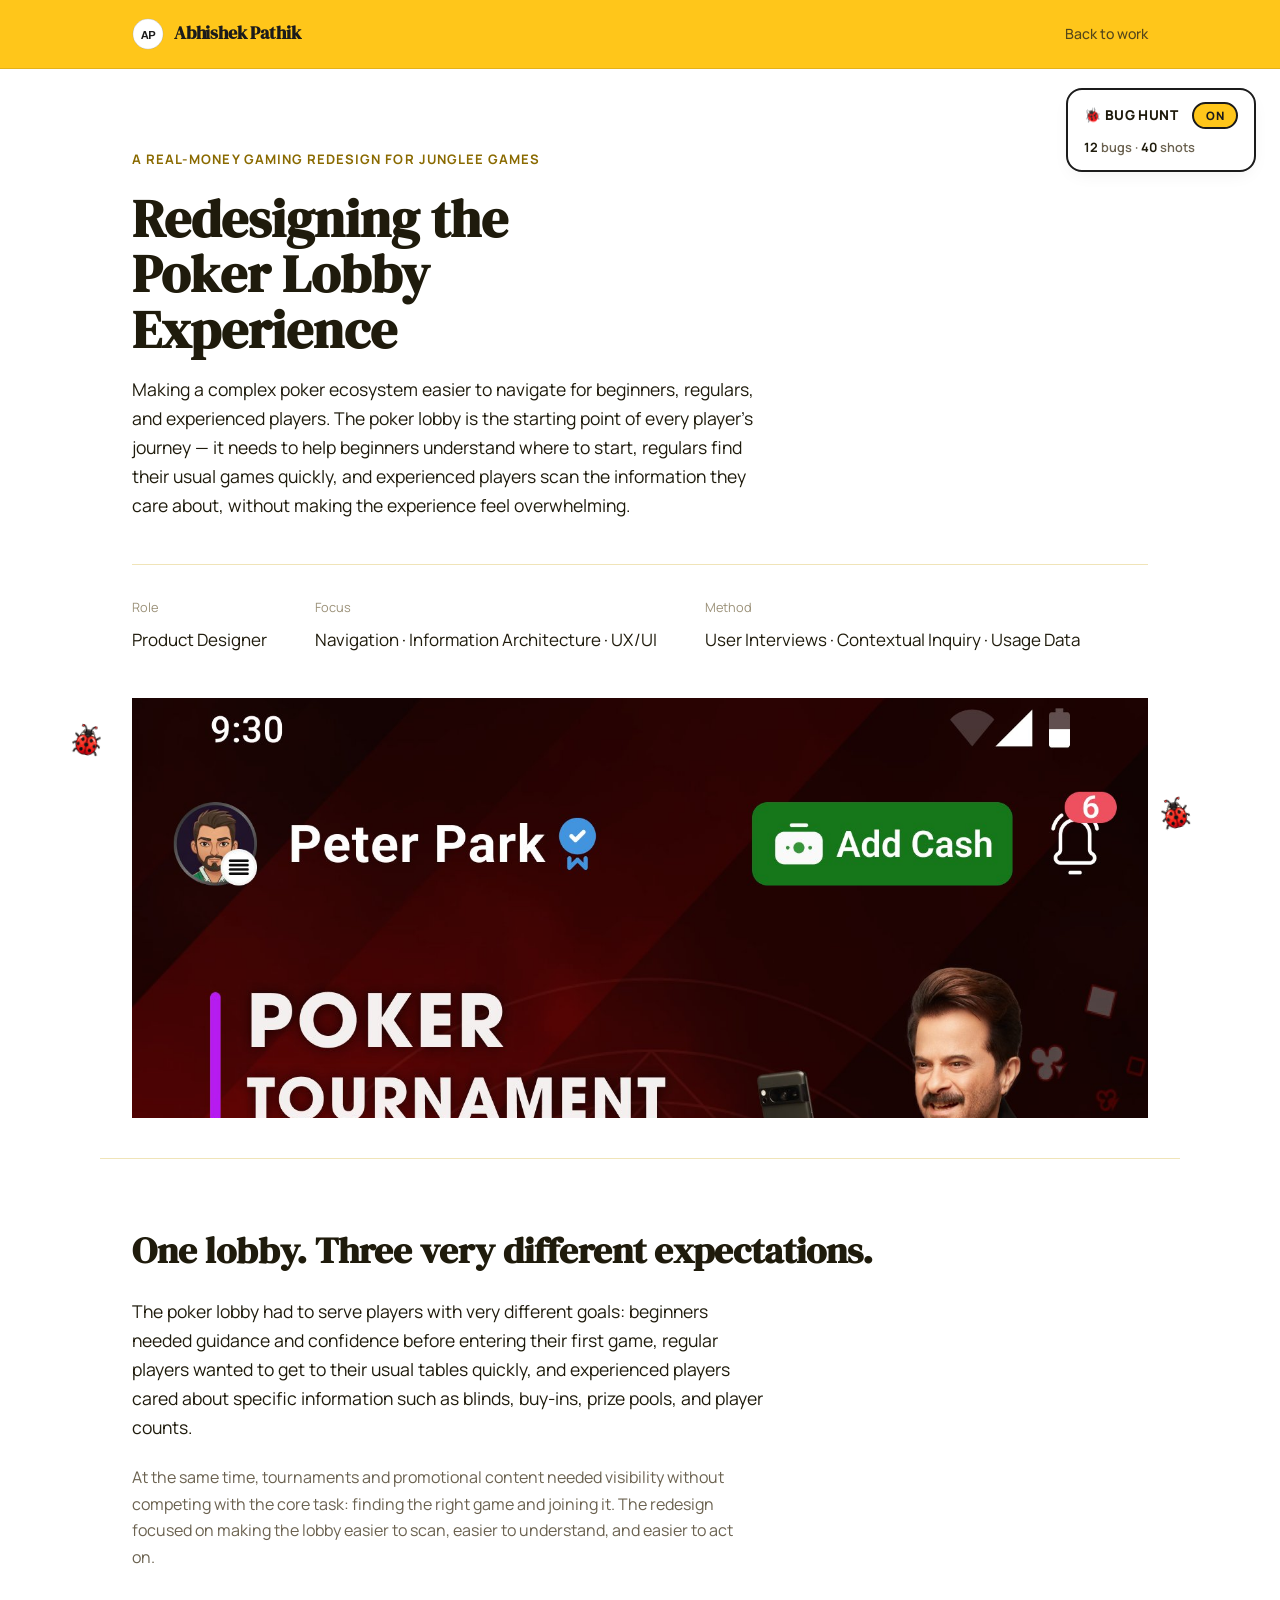
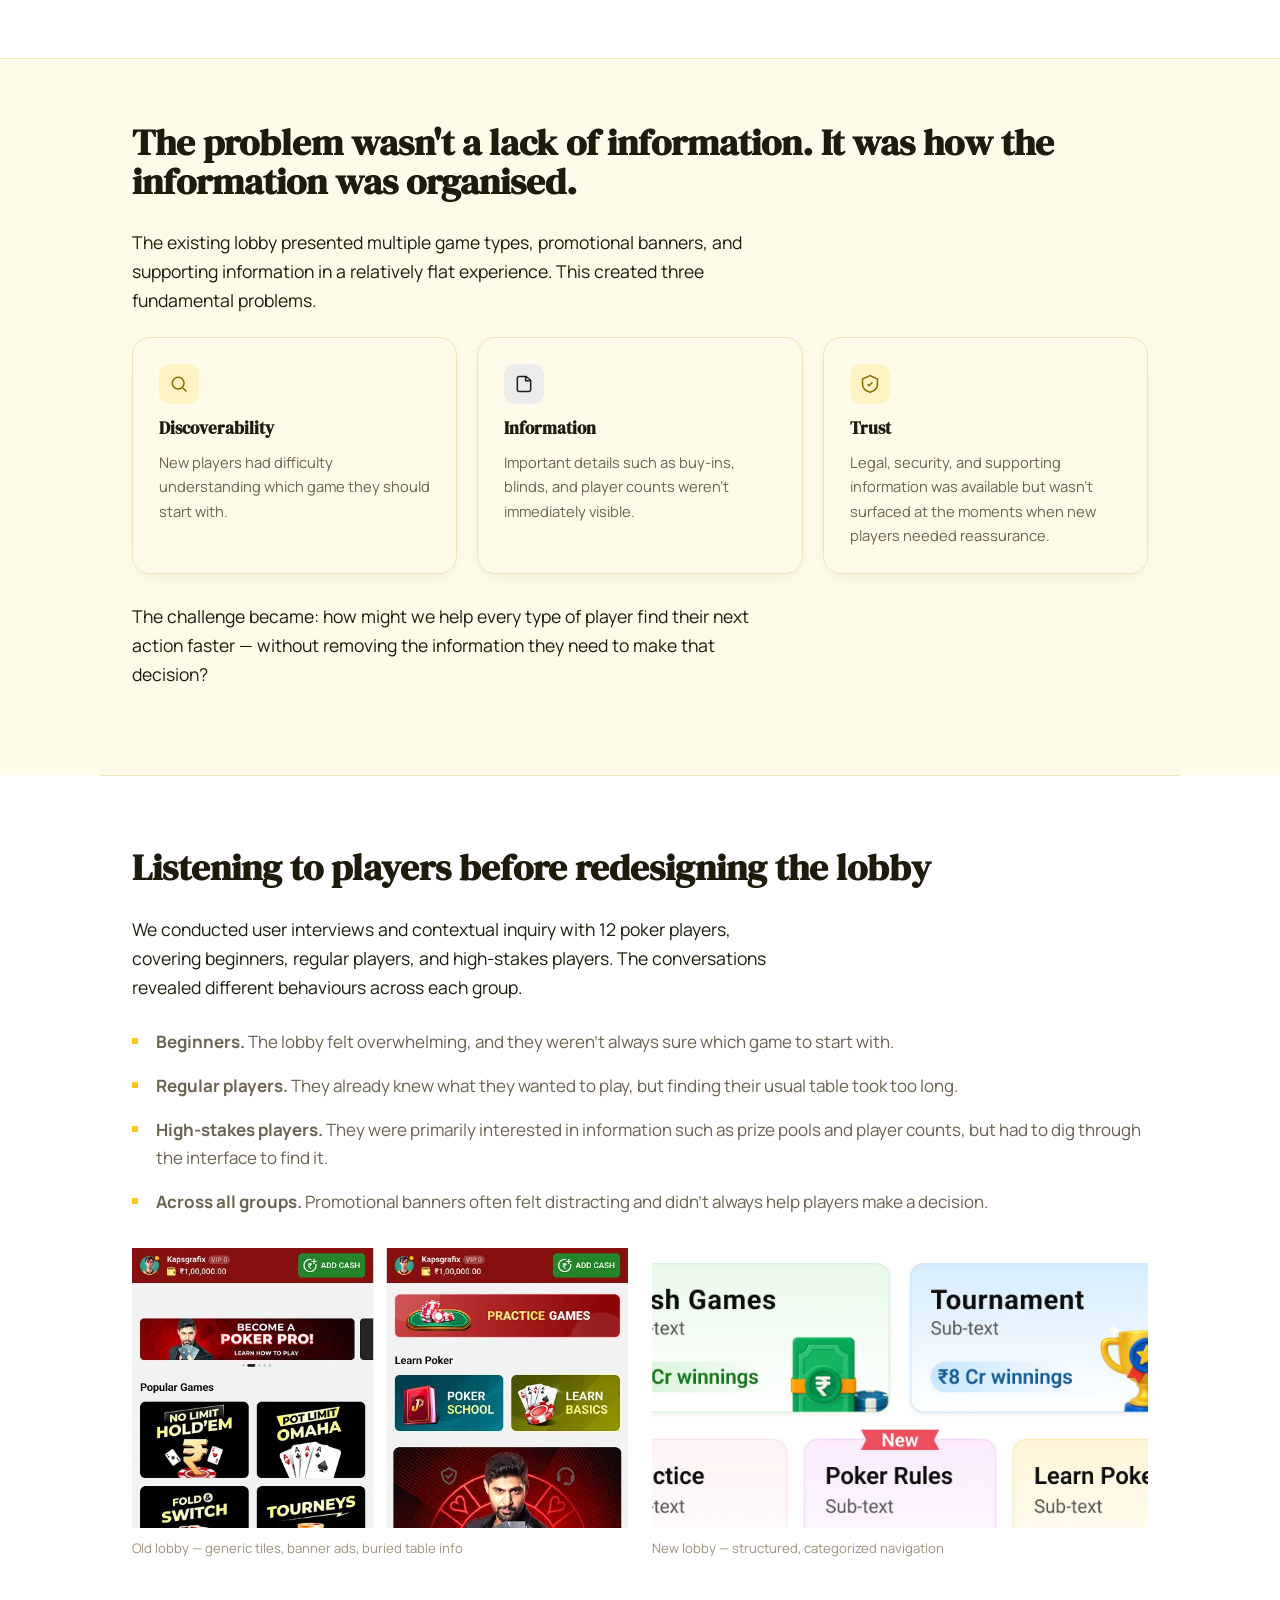
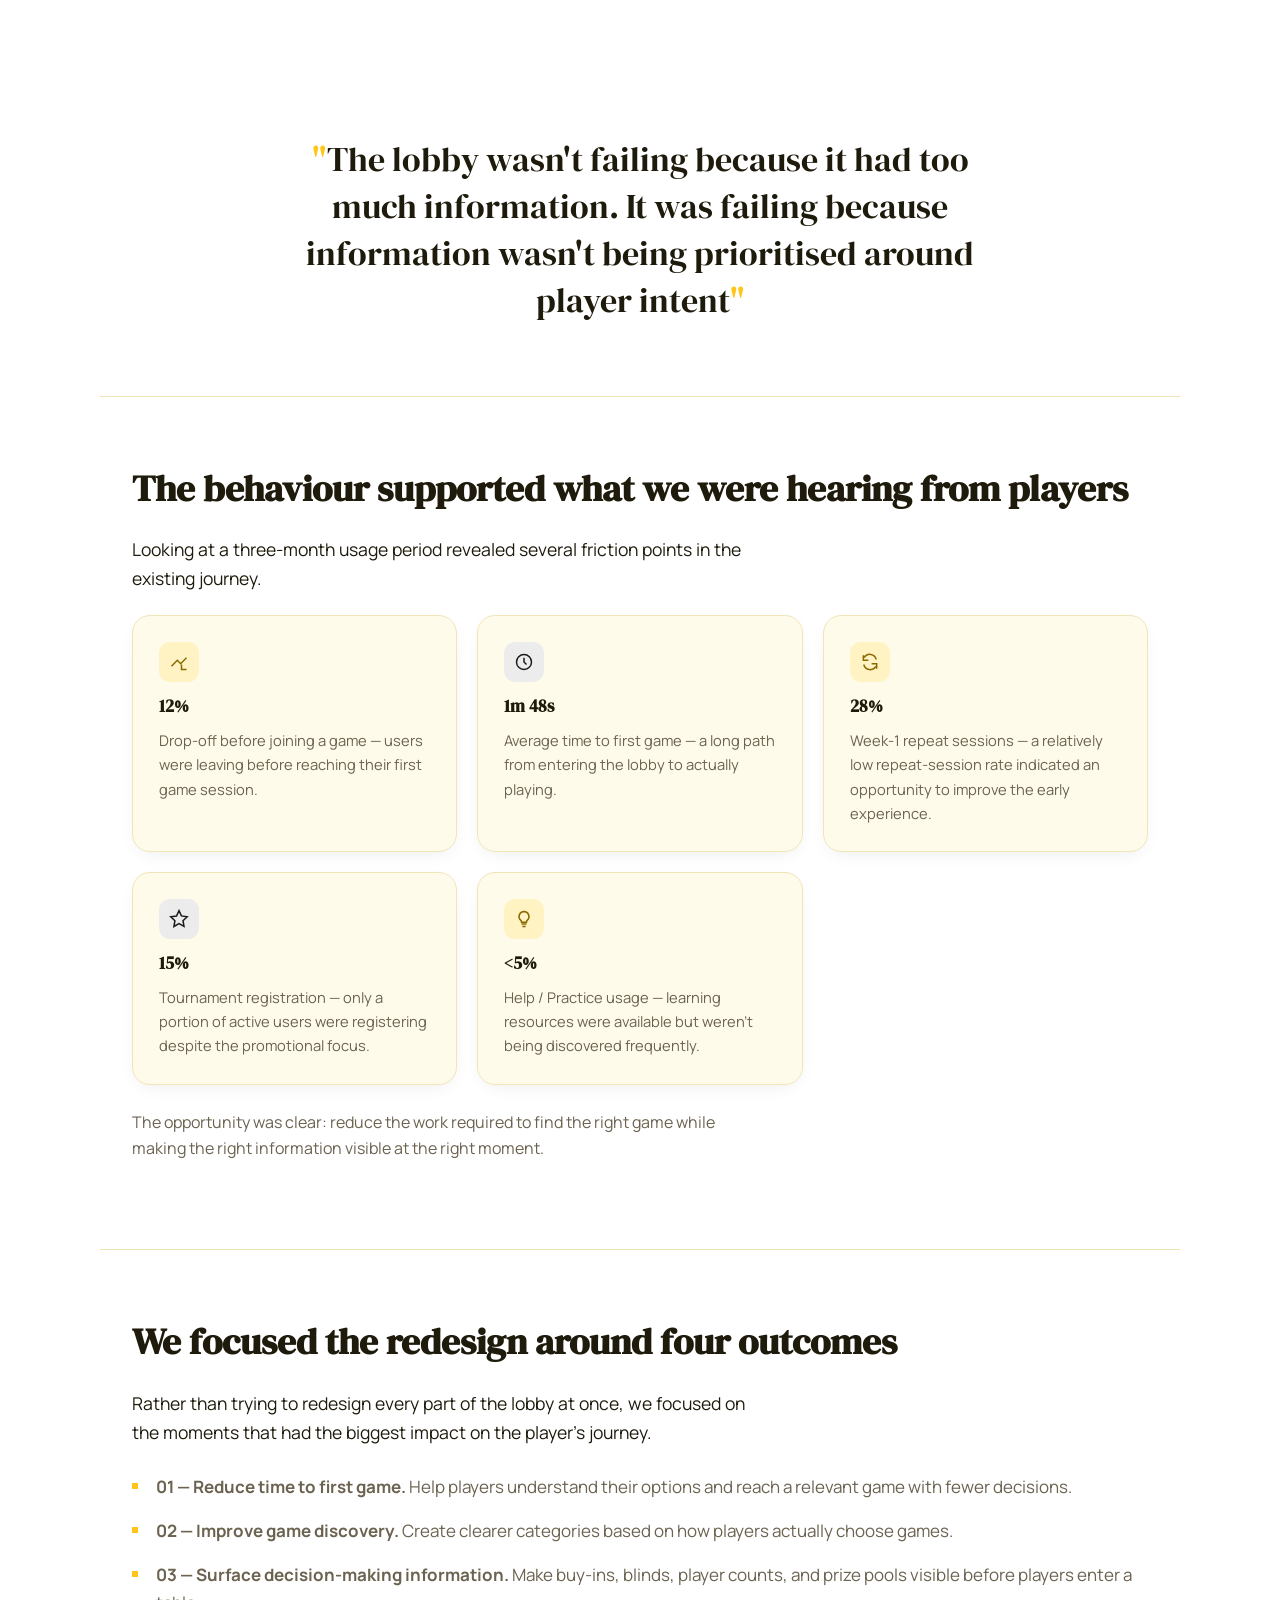
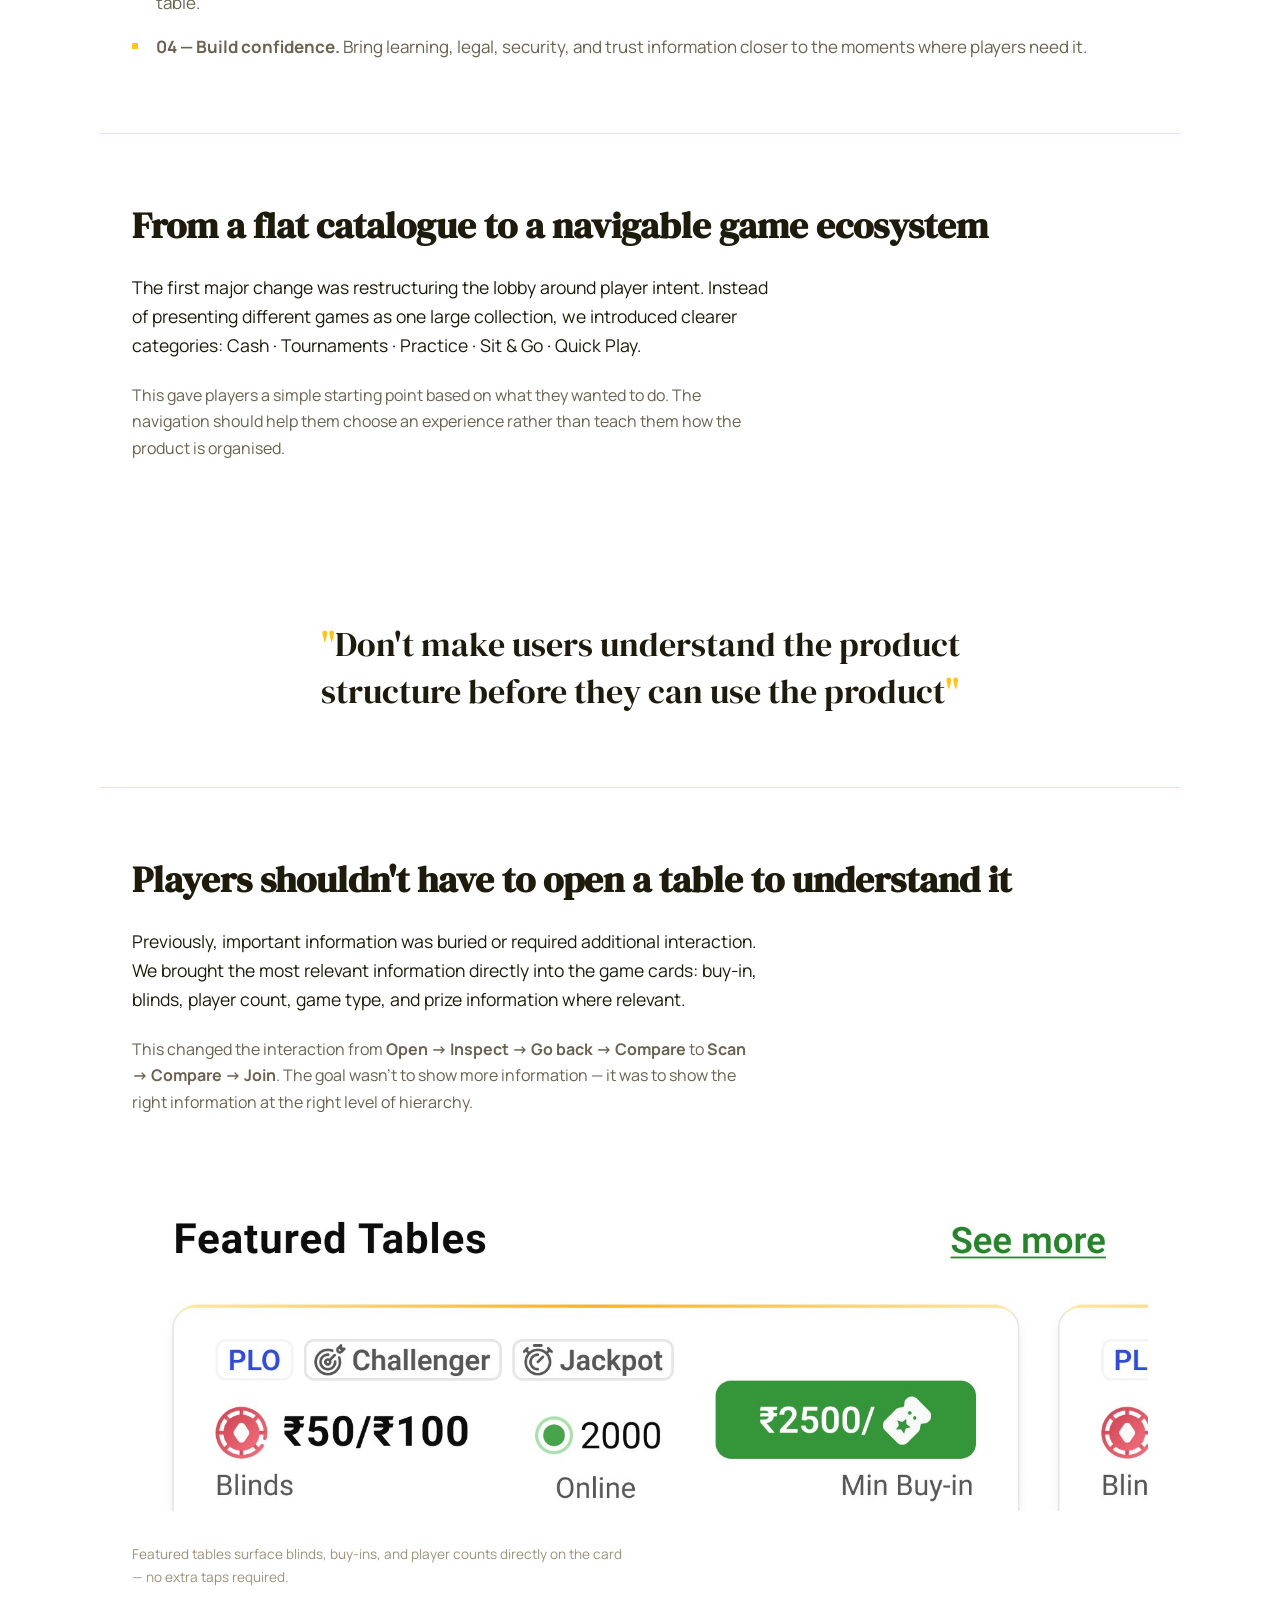
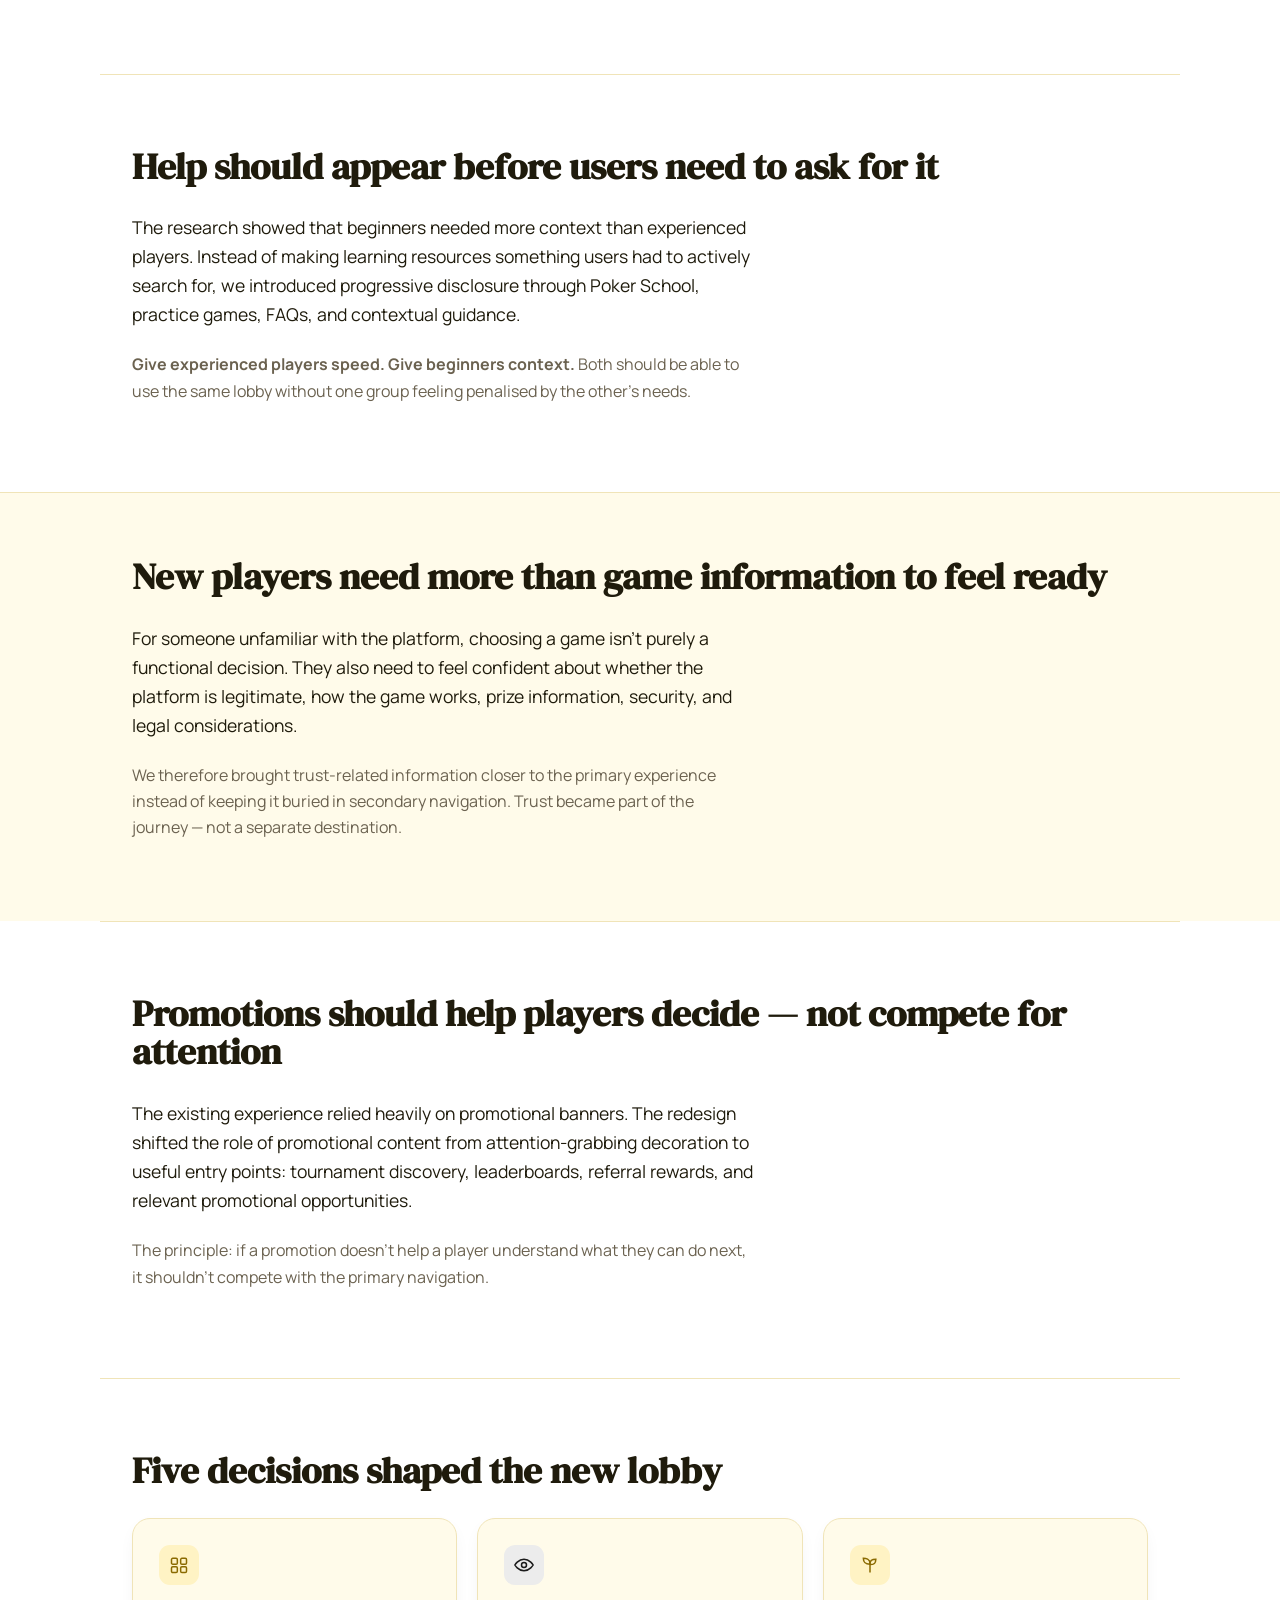
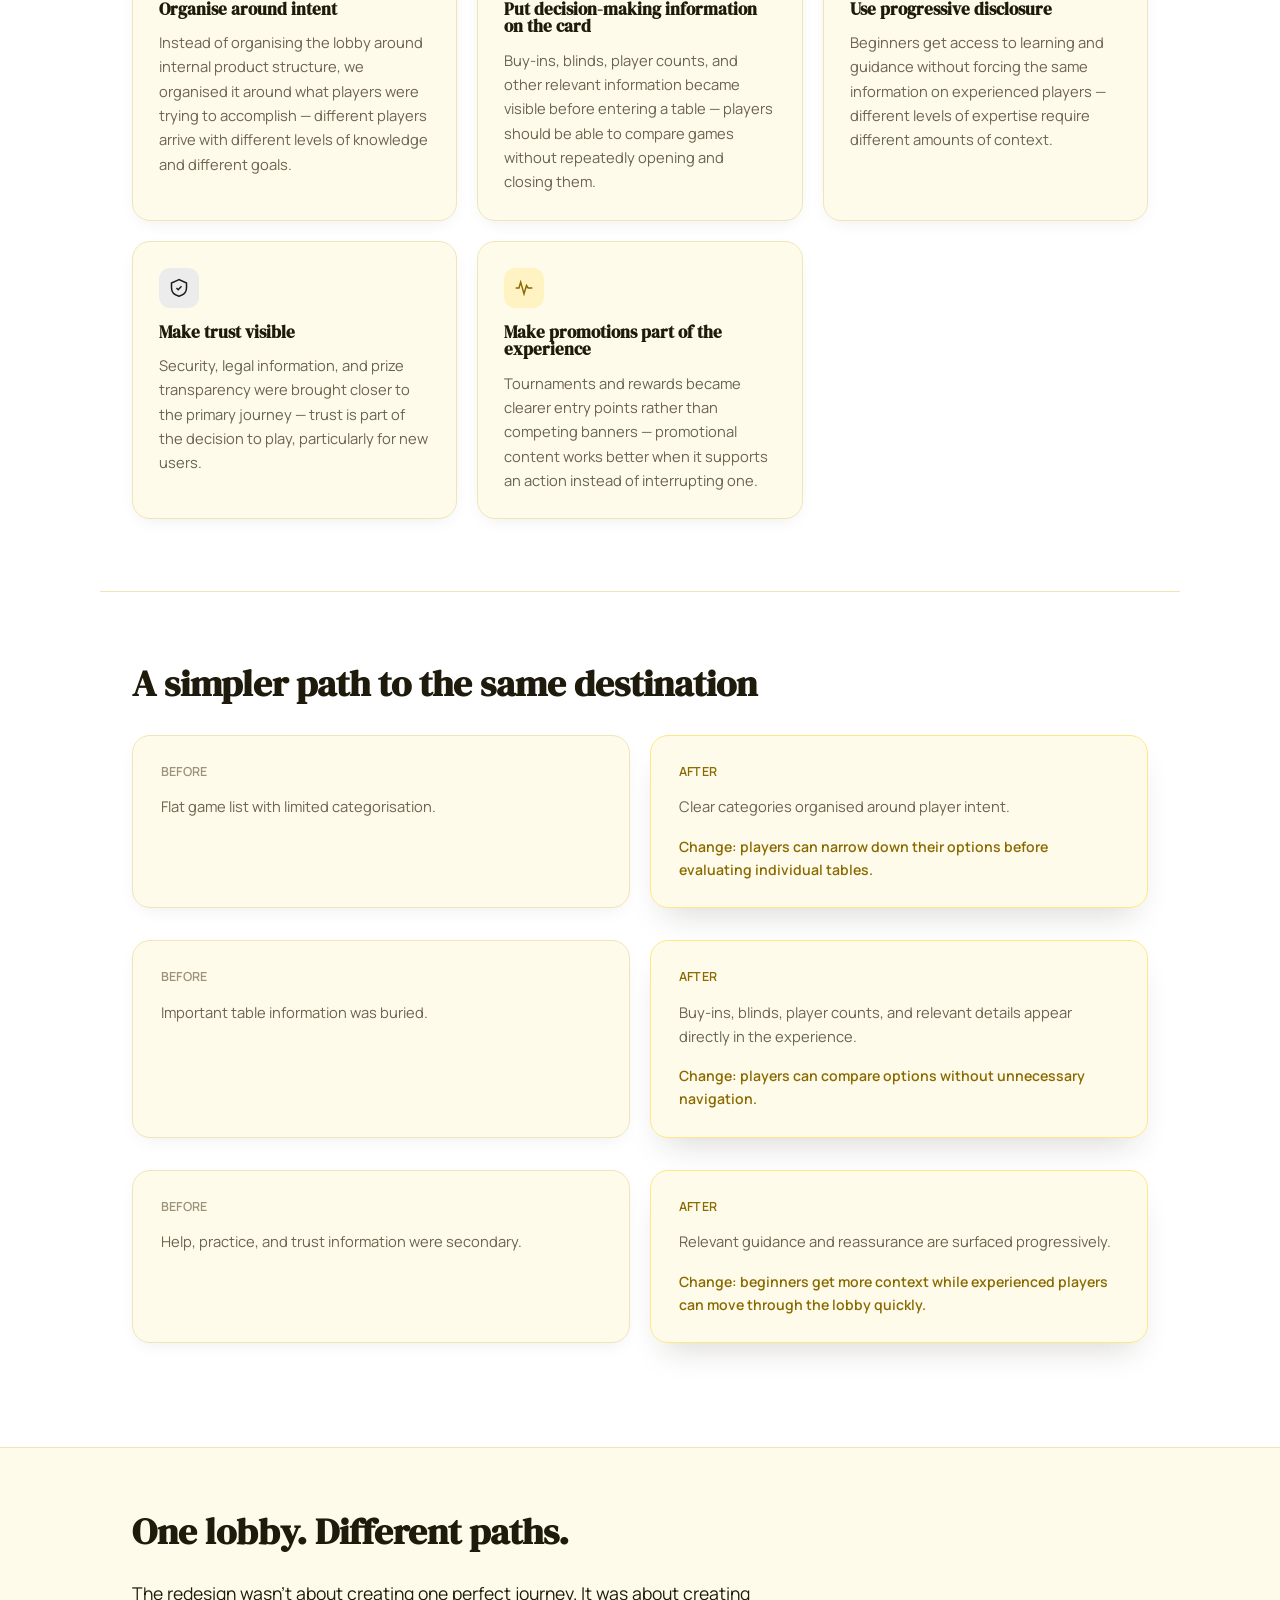
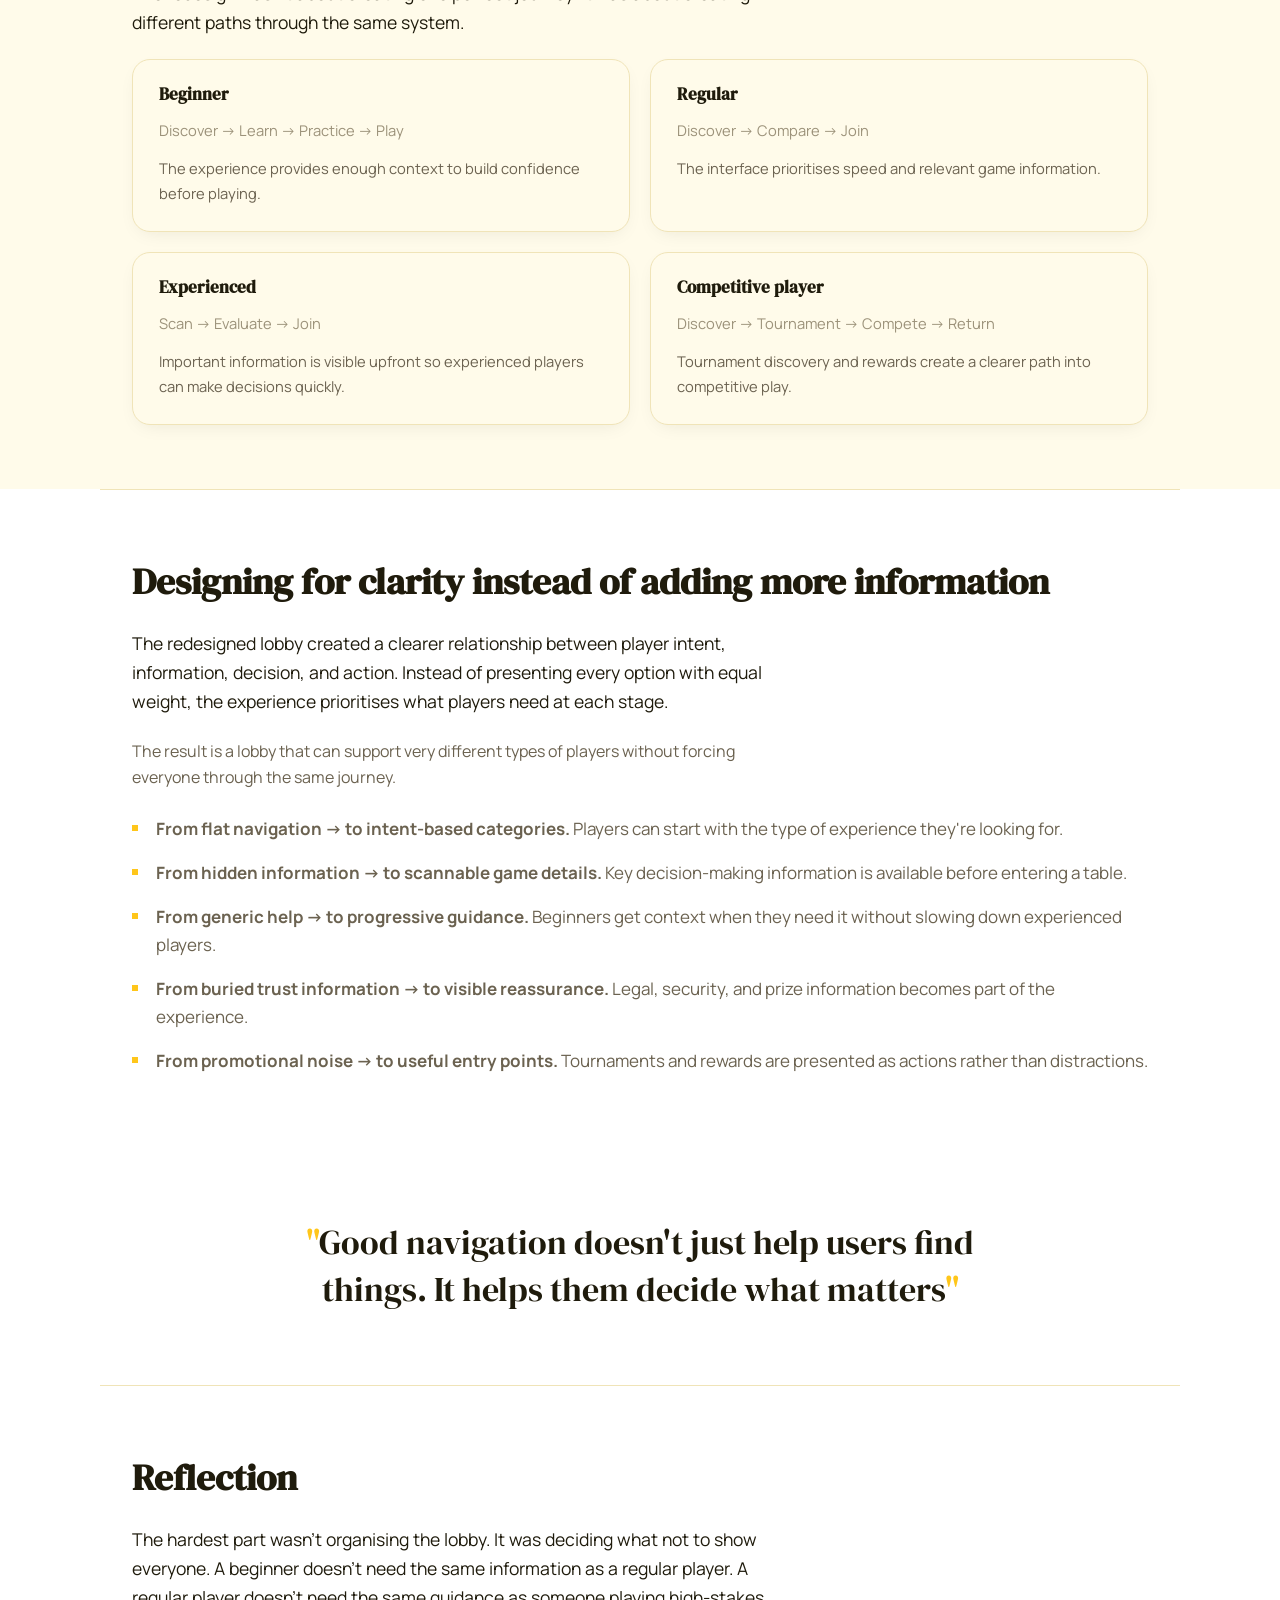
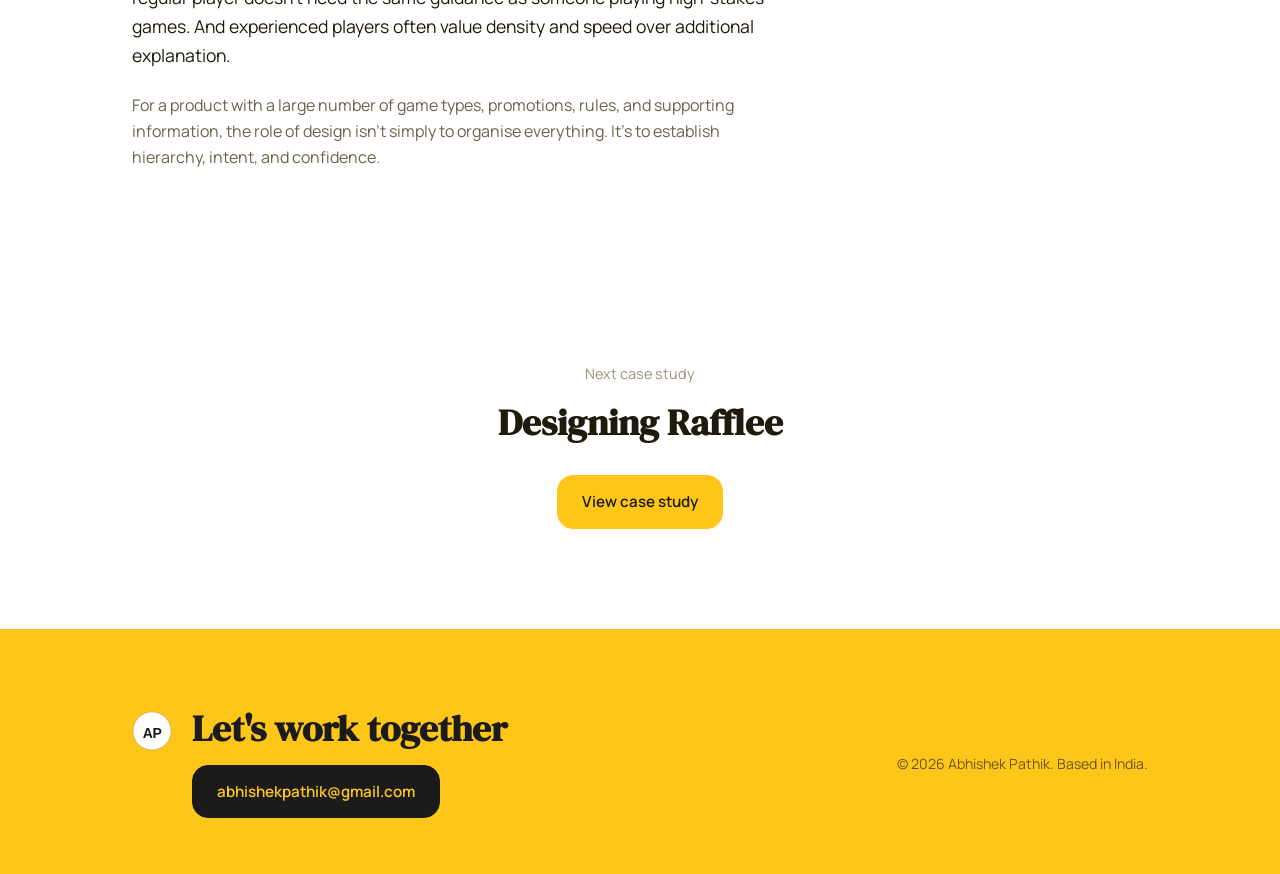
<file: lobby.html>
<!DOCTYPE html>
<html lang="en">
<head>
<meta charset="UTF-8">
<meta name="viewport" content="width=device-width, initial-scale=1.0">
<title>Redesigning the Poker Lobby Experience — Abhishek Pathik</title>
<link rel="preconnect" href="https://fonts.googleapis.com">
<link href="https://fonts.googleapis.com/css2?family=DM+Serif+Display&family=Manrope:wght@400;500;600;700;800&display=swap" rel="stylesheet">
<link rel="stylesheet" href="style.css?v=13">
</head>
<body>

<nav class="nav">
  <div class="wrap">
    <a href="index.html" class="brand">
      <svg class="mark" width="32" height="32" viewBox="0 0 40 40" aria-hidden="true">
        <circle cx="20" cy="20" r="19" fill="#FFFFFF"/>
        <circle cx="20" cy="20" r="19" fill="none" stroke="#1B1B1B" stroke-width="0.75" opacity="0.25"/>
        <text x="20" y="26.5" text-anchor="middle" font-family="'Space Grotesk', sans-serif" font-weight="700" font-size="14" letter-spacing="-0.5" fill="#1B1B1B">AP</text>
      </svg>
      Abhishek Pathik
    </a>
    <div class="links">
      <a class="back" href="index.html#work">Back to work</a>
    </div>
  </div>
</nav>

<header class="cs-hero wrap">
  <div class="eyebrow">A real-money gaming redesign for Junglee Games</div>
  <h1>Redesigning the Poker Lobby Experience</h1>
  <p class="lede">Making a complex poker ecosystem easier to navigate for beginners, regulars, and experienced players. The poker lobby is the starting point of every player's journey — it needs to help beginners understand where to start, regulars find their usual games quickly, and experienced players scan the information they care about, without making the experience feel overwhelming.</p>
  <div class="cs-meta">
    <div><span>Role</span>Product Designer</div>
    <div><span>Focus</span>Navigation · Information Architecture · UX/UI</div>
    <div><span>Method</span>User Interviews · Contextual Inquiry · Usage Data</div>
  </div>
  <div class="cs-hero-img">
    <img src="assets/lobby-new-hero.jpg" alt="New poker lobby design — home screen with tournament banner" style="width:100%; max-height:420px; object-fit:cover; object-position:top;">
  </div>
  </div>
</header>

<section class="cs-section wrap">
  <h2>One lobby. Three very different expectations.</h2>
  <p class="lede">The poker lobby had to serve players with very different goals: beginners needed guidance and confidence before entering their first game, regular players wanted to get to their usual tables quickly, and experienced players cared about specific information such as blinds, buy-ins, prize pools, and player counts.</p>
  <p>At the same time, tournaments and promotional content needed visibility without competing with the core task: finding the right game and joining it. The redesign focused on making the lobby easier to scan, easier to understand, and easier to act on.</p>
</section>

<section class="cs-section tinted">
  <div class="wrap">
  <h2>The problem wasn't a lack of information. It was how the information was organised.</h2>
  <p class="lede">The existing lobby presented multiple game types, promotional banners, and supporting information in a relatively flat experience. This created three fundamental problems.</p>
  <div class="principle-grid" style="grid-template-columns: repeat(3, 1fr);">
    <div class="principle-card">
      <div class="icon-badge"><svg width="20" height="20" viewBox="0 0 24 24" fill="none" stroke="currentColor" stroke-width="1.8"><circle cx="11" cy="11" r="7"/><path d="m21 21-4.3-4.3"/></svg></div>
      <h3>Discoverability</h3>
      <p class="app">New players had difficulty understanding which game they should start with.</p>
    </div>
    <div class="principle-card">
      <div class="icon-badge"><svg width="20" height="20" viewBox="0 0 24 24" fill="none" stroke="currentColor" stroke-width="1.8"><path d="M4 19V5a2 2 0 0 1 2-2h8.5L20 7.5V19a2 2 0 0 1-2 2H6a2 2 0 0 1-2-2Z"/><path d="M14 3v5h5"/></svg></div>
      <h3>Information</h3>
      <p class="app">Important details such as buy-ins, blinds, and player counts weren't immediately visible.</p>
    </div>
    <div class="principle-card">
      <div class="icon-badge"><svg width="20" height="20" viewBox="0 0 24 24" fill="none" stroke="currentColor" stroke-width="1.8"><path d="M12 2 3 6v6c0 5 4 8.5 9 10 5-1.5 9-5 9-10V6l-9-4Z"/><path d="m9 12 2 2 4-4"/></svg></div>
      <h3>Trust</h3>
      <p class="app">Legal, security, and supporting information was available but wasn't surfaced at the moments when new players needed reassurance.</p>
    </div>
  </div>
  <p class="lede" style="margin-top:28px;">The challenge became: how might we help every type of player find their next action faster — without removing the information they need to make that decision?</p>
  </div>
</section>

<section class="cs-section wrap">
  <h2>Listening to players before redesigning the lobby</h2>
  <p class="lede">We conducted user interviews and contextual inquiry with 12 poker players, covering beginners, regular players, and high-stakes players. The conversations revealed different behaviours across each group.</p>
  <ul class="goal-list">
    <li><strong>Beginners.</strong> The lobby felt overwhelming, and they weren't always sure which game to start with.</li>
    <li><strong>Regular players.</strong> They already knew what they wanted to play, but finding their usual table took too long.</li>
    <li><strong>High-stakes players.</strong> They were primarily interested in information such as prize pools and player counts, but had to dig through the interface to find it.</li>
    <li><strong>Across all groups.</strong> Promotional banners often felt distracting and didn't always help players make a decision.</li>
  </ul>

  <div class="img-row" style="margin-top:32px;">
    <figure>
      <img src="assets/lobby-old.webp" alt="Old lobby design — generic game tiles and banner ads" style="width:100%; height:280px; object-fit:cover; object-position:top;">
      <figcaption>Old lobby — generic tiles, banner ads, buried table info</figcaption>
    </figure>
    <figure>
      <img src="assets/lobby-new-tiles.jpg" alt="New lobby design — categorized game navigation" style="width:100%; height:280px; object-fit:cover; object-position:top;">
      <figcaption>New lobby — structured, categorized navigation</figcaption>
    </figure>
  </div>
</section>

<div class="pull-quote">The lobby wasn't failing because it had too much information. It was failing because information wasn't being prioritised around player intent</div>

<section class="cs-section wrap">
  <h2>The behaviour supported what we were hearing from players</h2>
  <p class="lede">Looking at a three-month usage period revealed several friction points in the existing journey.</p>
  <div class="impact-grid">
    <div class="impact-card">
      <div class="icon-badge"><svg width="20" height="20" viewBox="0 0 24 24" fill="none" stroke="currentColor" stroke-width="1.8"><path d="M3 17 10 10l4 4 7-7"/><path d="M8 7h-.01M15 15v6h6"/></svg></div>
      <h3>12%</h3>
      <p>Drop-off before joining a game — users were leaving before reaching their first game session.</p>
    </div>
    <div class="impact-card">
      <div class="icon-badge"><svg width="20" height="20" viewBox="0 0 24 24" fill="none" stroke="currentColor" stroke-width="1.8"><circle cx="12" cy="12" r="9"/><path d="M12 7v5l3 3"/></svg></div>
      <h3>1m 48s</h3>
      <p>Average time to first game — a long path from entering the lobby to actually playing.</p>
    </div>
    <div class="impact-card">
      <div class="icon-badge"><svg width="20" height="20" viewBox="0 0 24 24" fill="none" stroke="currentColor" stroke-width="1.8"><path d="M4 4v6h6"/><path d="M20 20v-6h-6"/><path d="M4.5 15a8 8 0 0 0 14.6 2.3M19.5 9a8 8 0 0 0-14.6-2.3"/></svg></div>
      <h3>28%</h3>
      <p>Week-1 repeat sessions — a relatively low repeat-session rate indicated an opportunity to improve the early experience.</p>
    </div>
    <div class="impact-card">
      <div class="icon-badge"><svg width="20" height="20" viewBox="0 0 24 24" fill="none" stroke="currentColor" stroke-width="1.8"><path d="m12 2 2.9 6.3 6.9.9-5 4.8 1.2 6.9L12 17.6 5.9 21l1.2-6.9-5-4.8 6.9-.9L12 2Z"/></svg></div>
      <h3>15%</h3>
      <p>Tournament registration — only a portion of active users were registering despite the promotional focus.</p>
    </div>
    <div class="impact-card">
      <div class="icon-badge"><svg width="20" height="20" viewBox="0 0 24 24" fill="none" stroke="currentColor" stroke-width="1.8"><path d="M9 18h6M10 21h4M12 3a6 6 0 0 0-4 10.4c.6.5 1 1.3 1 2.1V16h6v-.5c0-.8.4-1.6 1-2.1A6 6 0 0 0 12 3Z"/></svg></div>
      <h3>&lt;5%</h3>
      <p>Help / Practice usage — learning resources were available but weren't being discovered frequently.</p>
    </div>
  </div>
  <p style="margin-top:24px;">The opportunity was clear: reduce the work required to find the right game while making the right information visible at the right moment.</p>
</section>

<section class="cs-section wrap">
  <h2>We focused the redesign around four outcomes</h2>
  <p class="lede">Rather than trying to redesign every part of the lobby at once, we focused on the moments that had the biggest impact on the player's journey.</p>
  <ul class="goal-list">
    <li><strong>01 — Reduce time to first game.</strong> Help players understand their options and reach a relevant game with fewer decisions.</li>
    <li><strong>02 — Improve game discovery.</strong> Create clearer categories based on how players actually choose games.</li>
    <li><strong>03 — Surface decision-making information.</strong> Make buy-ins, blinds, player counts, and prize pools visible before players enter a table.</li>
    <li><strong>04 — Build confidence.</strong> Bring learning, legal, security, and trust information closer to the moments where players need it.</li>
  </ul>
</section>

<section class="cs-section wrap">
  <h2>From a flat catalogue to a navigable game ecosystem</h2>
  <p class="lede">The first major change was restructuring the lobby around player intent. Instead of presenting different games as one large collection, we introduced clearer categories: Cash · Tournaments · Practice · Sit &amp; Go · Quick Play.</p>
  <p>This gave players a simple starting point based on what they wanted to do. The navigation should help them choose an experience rather than teach them how the product is organised.</p>
</section>

<div class="pull-quote">Don't make users understand the product structure before they can use the product</div>

<section class="cs-section wrap">
  <h2>Players shouldn't have to open a table to understand it</h2>
  <p class="lede">Previously, important information was buried or required additional interaction. We brought the most relevant information directly into the game cards: buy-in, blinds, player count, game type, and prize information where relevant.</p>
  <p>This changed the interaction from <strong>Open → Inspect → Go back → Compare</strong> to <strong>Scan → Compare → Join</strong>. The goal wasn't to show more information — it was to show the right information at the right level of hierarchy.</p>
  <div class="full-bleed-img">
    <img src="assets/lobby-new-tables.jpg" alt="Featured table cards showing blinds, buy-ins, and player counts" style="max-height:340px; object-position:top;">
  </div>
  <p style="font-size:0.85rem; color:var(--text-faint); margin-top:-24px;">Featured tables surface blinds, buy-ins, and player counts directly on the card — no extra taps required.</p>
</section>

<section class="cs-section wrap">
  <h2>Help should appear before users need to ask for it</h2>
  <p class="lede">The research showed that beginners needed more context than experienced players. Instead of making learning resources something users had to actively search for, we introduced progressive disclosure through Poker School, practice games, FAQs, and contextual guidance.</p>
  <p><strong>Give experienced players speed. Give beginners context.</strong> Both should be able to use the same lobby without one group feeling penalised by the other's needs.</p>
</section>

<section class="cs-section tinted">
  <div class="wrap">
  <h2>New players need more than game information to feel ready</h2>
  <p class="lede">For someone unfamiliar with the platform, choosing a game isn't purely a functional decision. They also need to feel confident about whether the platform is legitimate, how the game works, prize information, security, and legal considerations.</p>
  <p>We therefore brought trust-related information closer to the primary experience instead of keeping it buried in secondary navigation. Trust became part of the journey — not a separate destination.</p>
  </div>
</section>

<section class="cs-section wrap">
  <h2>Promotions should help players decide — not compete for attention</h2>
  <p class="lede">The existing experience relied heavily on promotional banners. The redesign shifted the role of promotional content from attention-grabbing decoration to useful entry points: tournament discovery, leaderboards, referral rewards, and relevant promotional opportunities.</p>
  <p>The principle: if a promotion doesn't help a player understand what they can do next, it shouldn't compete with the primary navigation.</p>
</section>

<section class="cs-section wrap">
  <h2>Five decisions shaped the new lobby</h2>
  <div class="impact-grid">
    <div class="impact-card">
      <div class="icon-badge"><svg width="20" height="20" viewBox="0 0 24 24" fill="none" stroke="currentColor" stroke-width="1.8"><rect x="3" y="4" width="7" height="7" rx="1.5"/><rect x="14" y="4" width="7" height="7" rx="1.5"/><rect x="3" y="14" width="7" height="7" rx="1.5"/><rect x="14" y="14" width="7" height="7" rx="1.5"/></svg></div>
      <h3>Organise around intent</h3>
      <p>Instead of organising the lobby around internal product structure, we organised it around what players were trying to accomplish — different players arrive with different levels of knowledge and different goals.</p>
    </div>
    <div class="impact-card">
      <div class="icon-badge"><svg width="20" height="20" viewBox="0 0 24 24" fill="none" stroke="currentColor" stroke-width="1.8"><path d="M1 12s4-7 11-7 11 7 11 7-4 7-11 7-11-7-11-7Z"/><circle cx="12" cy="12" r="3"/></svg></div>
      <h3>Put decision-making information on the card</h3>
      <p>Buy-ins, blinds, player counts, and other relevant information became visible before entering a table — players should be able to compare games without repeatedly opening and closing them.</p>
    </div>
    <div class="impact-card">
      <div class="icon-badge"><svg width="20" height="20" viewBox="0 0 24 24" fill="none" stroke="currentColor" stroke-width="1.8"><path d="M12 21V10"/><path d="M12 10C12 5 7 4 4 4c0 4 1 7 8 7Z"/><path d="M12 10c0-3.5 3-5 7-5 0 4-1 6.5-7 6.5"/></svg></div>
      <h3>Use progressive disclosure</h3>
      <p>Beginners get access to learning and guidance without forcing the same information on experienced players — different levels of expertise require different amounts of context.</p>
    </div>
    <div class="impact-card">
      <div class="icon-badge"><svg width="20" height="20" viewBox="0 0 24 24" fill="none" stroke="currentColor" stroke-width="1.8"><path d="M12 2 3 6v6c0 5 4 8.5 9 10 5-1.5 9-5 9-10V6l-9-4Z"/><path d="m9 12 2 2 4-4"/></svg></div>
      <h3>Make trust visible</h3>
      <p>Security, legal information, and prize transparency were brought closer to the primary journey — trust is part of the decision to play, particularly for new users.</p>
    </div>
    <div class="impact-card">
      <div class="icon-badge"><svg width="20" height="20" viewBox="0 0 24 24" fill="none" stroke="currentColor" stroke-width="1.8"><path d="M2 12h4l2-7 4 14 3-10 2 3h5"/></svg></div>
      <h3>Make promotions part of the experience</h3>
      <p>Tournaments and rewards became clearer entry points rather than competing banners — promotional content works better when it supports an action instead of interrupting one.</p>
    </div>
  </div>
</section>

<section class="cs-section wrap">
  <h2>A simpler path to the same destination</h2>

  <div class="before-after">
    <div class="ba-col before">
      <div class="label">Before</div>
      <p>Flat game list with limited categorisation.</p>
    </div>
    <div class="ba-col after">
      <div class="label">After</div>
      <p>Clear categories organised around player intent.</p>
      <p class="impact">Change: players can narrow down their options before evaluating individual tables.</p>
    </div>
  </div>

  <div class="before-after">
    <div class="ba-col before">
      <div class="label">Before</div>
      <p>Important table information was buried.</p>
    </div>
    <div class="ba-col after">
      <div class="label">After</div>
      <p>Buy-ins, blinds, player counts, and relevant details appear directly in the experience.</p>
      <p class="impact">Change: players can compare options without unnecessary navigation.</p>
    </div>
  </div>

  <div class="before-after">
    <div class="ba-col before">
      <div class="label">Before</div>
      <p>Help, practice, and trust information were secondary.</p>
    </div>
    <div class="ba-col after">
      <div class="label">After</div>
      <p>Relevant guidance and reassurance are surfaced progressively.</p>
      <p class="impact">Change: beginners get more context while experienced players can move through the lobby quickly.</p>
    </div>
  </div>
</section>

<section class="cs-section tinted">
  <div class="wrap">
  <h2>One lobby. Different paths.</h2>
  <p class="lede">The redesign wasn't about creating one perfect journey. It was about creating different paths through the same system.</p>
  <div class="principle-grid" style="grid-template-columns: repeat(2, 1fr); gap:20px;">
    <div class="principle-card">
      <h3>Beginner</h3>
      <p class="def">Discover → Learn → Practice → Play</p>
      <p class="app">The experience provides enough context to build confidence before playing.</p>
    </div>
    <div class="principle-card">
      <h3>Regular</h3>
      <p class="def">Discover → Compare → Join</p>
      <p class="app">The interface prioritises speed and relevant game information.</p>
    </div>
    <div class="principle-card">
      <h3>Experienced</h3>
      <p class="def">Scan → Evaluate → Join</p>
      <p class="app">Important information is visible upfront so experienced players can make decisions quickly.</p>
    </div>
    <div class="principle-card">
      <h3>Competitive player</h3>
      <p class="def">Discover → Tournament → Compete → Return</p>
      <p class="app">Tournament discovery and rewards create a clearer path into competitive play.</p>
    </div>
  </div>
  </div>
</section>

<section class="cs-section wrap">
  <h2>Designing for clarity instead of adding more information</h2>
  <p class="lede">The redesigned lobby created a clearer relationship between player intent, information, decision, and action. Instead of presenting every option with equal weight, the experience prioritises what players need at each stage.</p>
  <p>The result is a lobby that can support very different types of players without forcing everyone through the same journey.</p>
  <ul class="goal-list" style="margin-top:24px;">
    <li><strong>From flat navigation → to intent-based categories.</strong> Players can start with the type of experience they're looking for.</li>
    <li><strong>From hidden information → to scannable game details.</strong> Key decision-making information is available before entering a table.</li>
    <li><strong>From generic help → to progressive guidance.</strong> Beginners get context when they need it without slowing down experienced players.</li>
    <li><strong>From buried trust information → to visible reassurance.</strong> Legal, security, and prize information becomes part of the experience.</li>
    <li><strong>From promotional noise → to useful entry points.</strong> Tournaments and rewards are presented as actions rather than distractions.</li>
  </ul>
</section>

<div class="pull-quote">Good navigation doesn't just help users find things. It helps them decide what matters</div>

<section class="cs-section wrap">
  <h2>Reflection</h2>
  <p class="lede">The hardest part wasn't organising the lobby. It was deciding what not to show everyone. A beginner doesn't need the same information as a regular player. A regular player doesn't need the same guidance as someone playing high-stakes games. And experienced players often value density and speed over additional explanation.</p>
  <p>For a product with a large number of game types, promotions, rules, and supporting information, the role of design isn't simply to organise everything. It's to establish hierarchy, intent, and confidence.</p>
</section>

<section class="next-project wrap">
  <span>Next case study</span>
  <h2>Designing Rafflee</h2>
  <a class="btn solid" href="rafflee.html">View case study</a>
</section>

<footer class="footer">
  <div class="wrap footer-inner">
    <div class="footer-brand">
      <svg width="40" height="40" viewBox="0 0 40 40" aria-hidden="true">
        <circle cx="20" cy="20" r="19" fill="#FFFFFF"/>
        <circle cx="20" cy="20" r="19" fill="none" stroke="#1B1B1B" stroke-width="0.75" opacity="0.25"/>
        <text x="20" y="26.5" text-anchor="middle" font-family="'Space Grotesk', sans-serif" font-weight="700" font-size="14" letter-spacing="-0.5" fill="#1B1B1B">AP</text>
      </svg>
      <div class="cta">
        <h2>Let's work together</h2>
        <a class="btn solid" href="mailto:abhishekpathik@gmail.com">abhishekpathik@gmail.com</a>
      </div>
    </div>
    <div class="meta">© 2026 Abhishek Pathik. Based in India.</div>
  </div>
</footer>

<script src="game.js?v=37"></script>
</body>
</html>
</file>
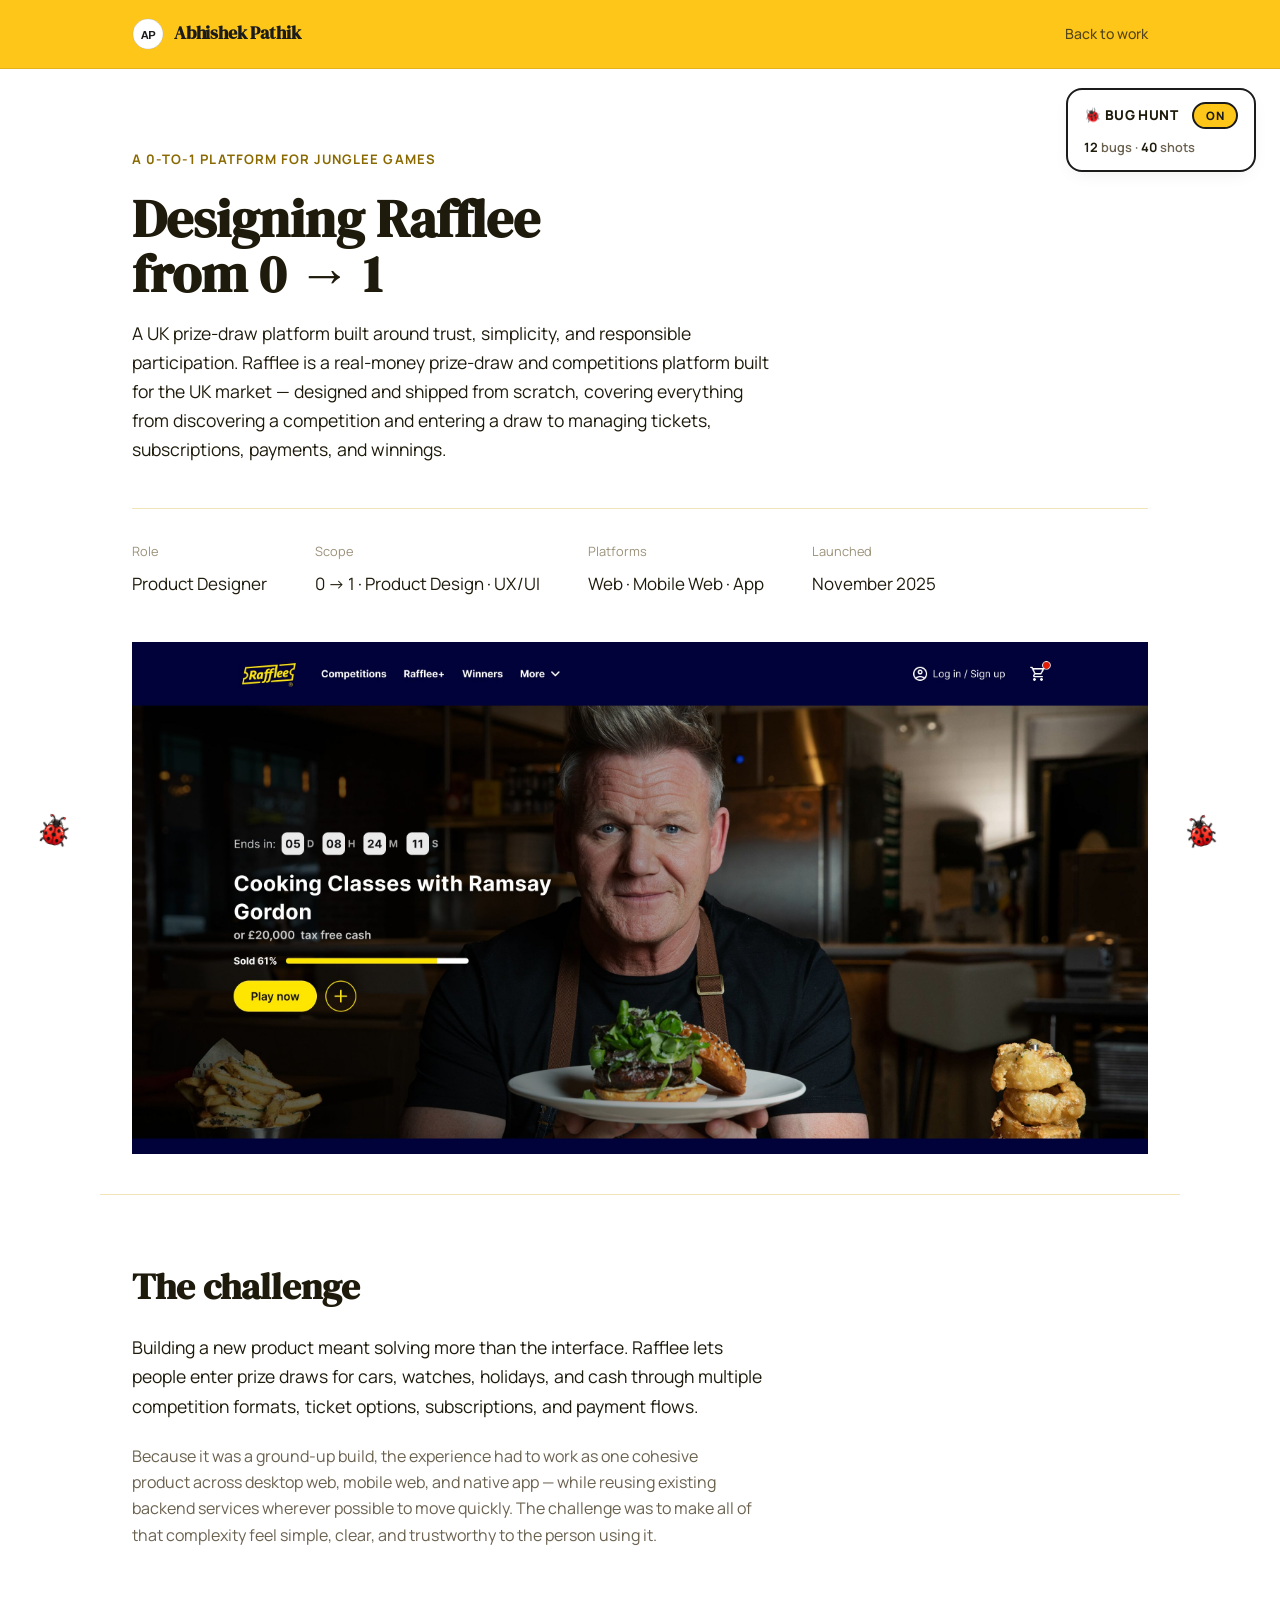
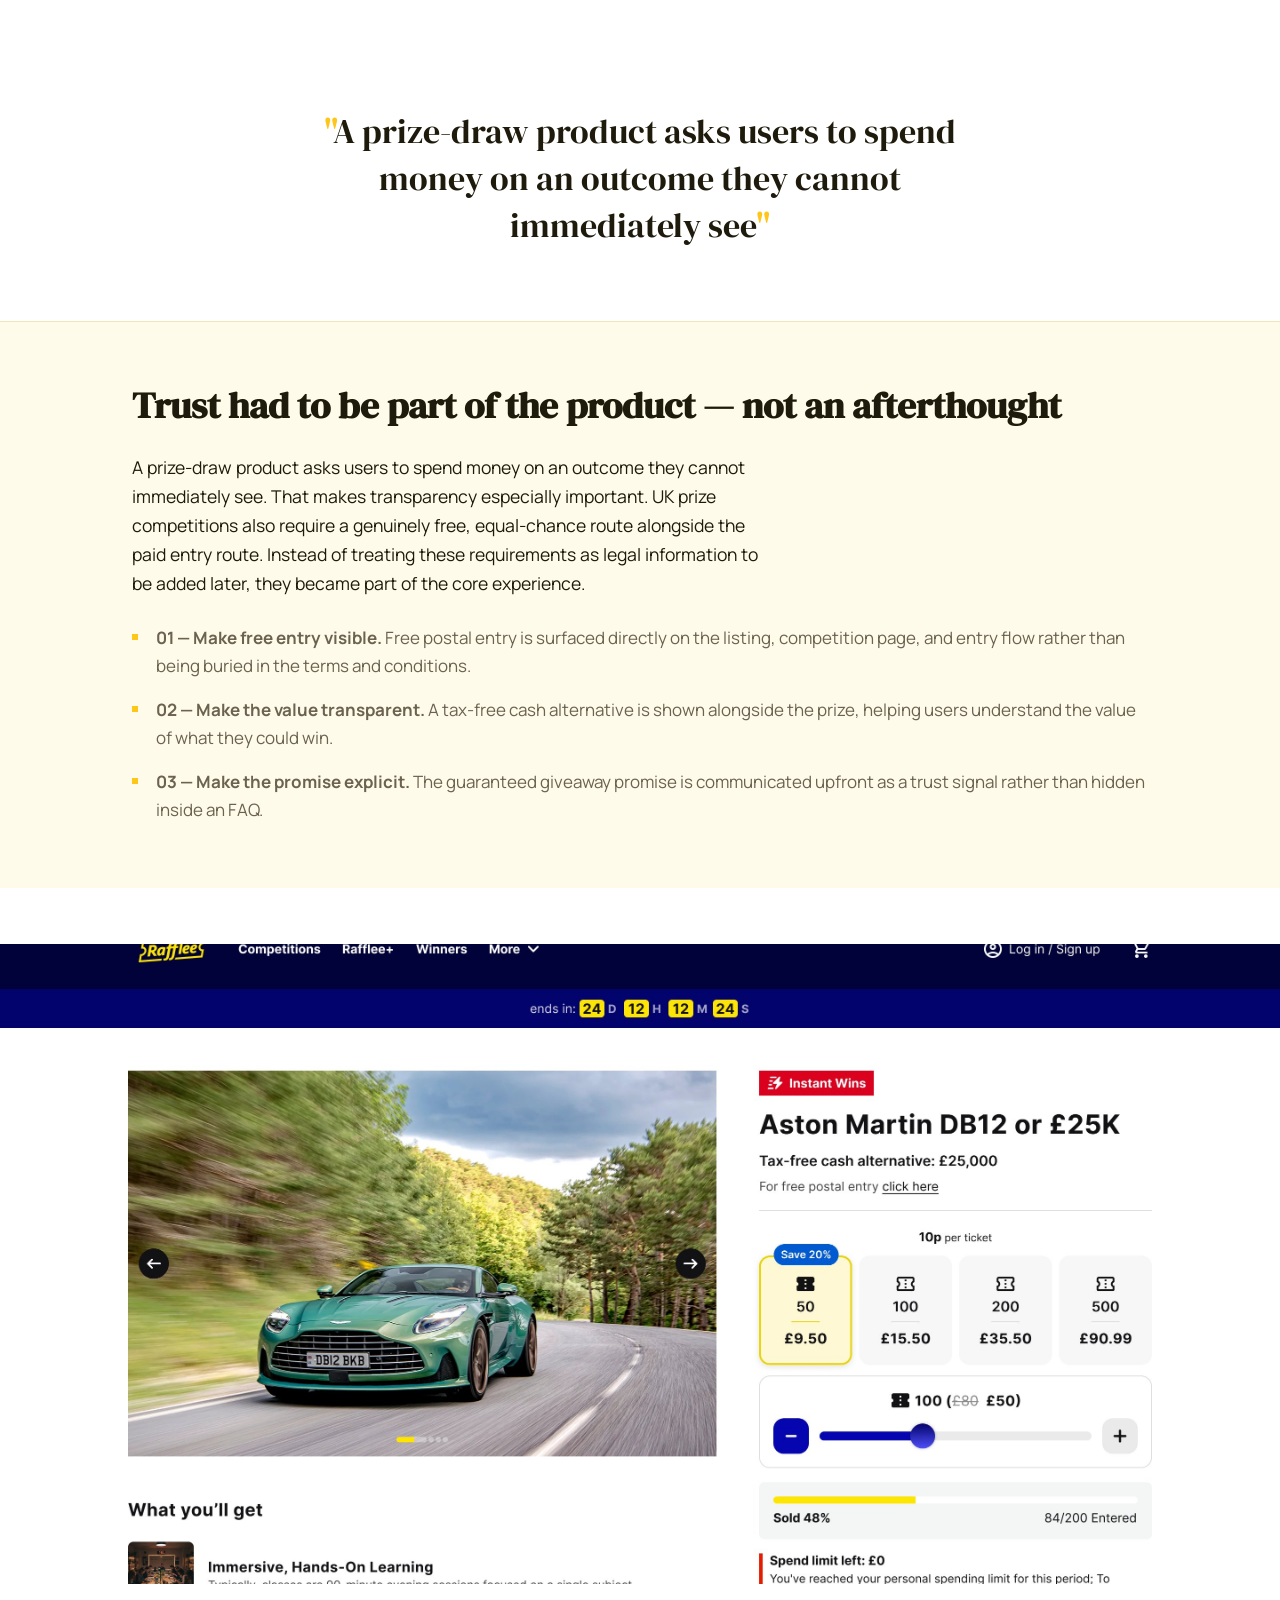
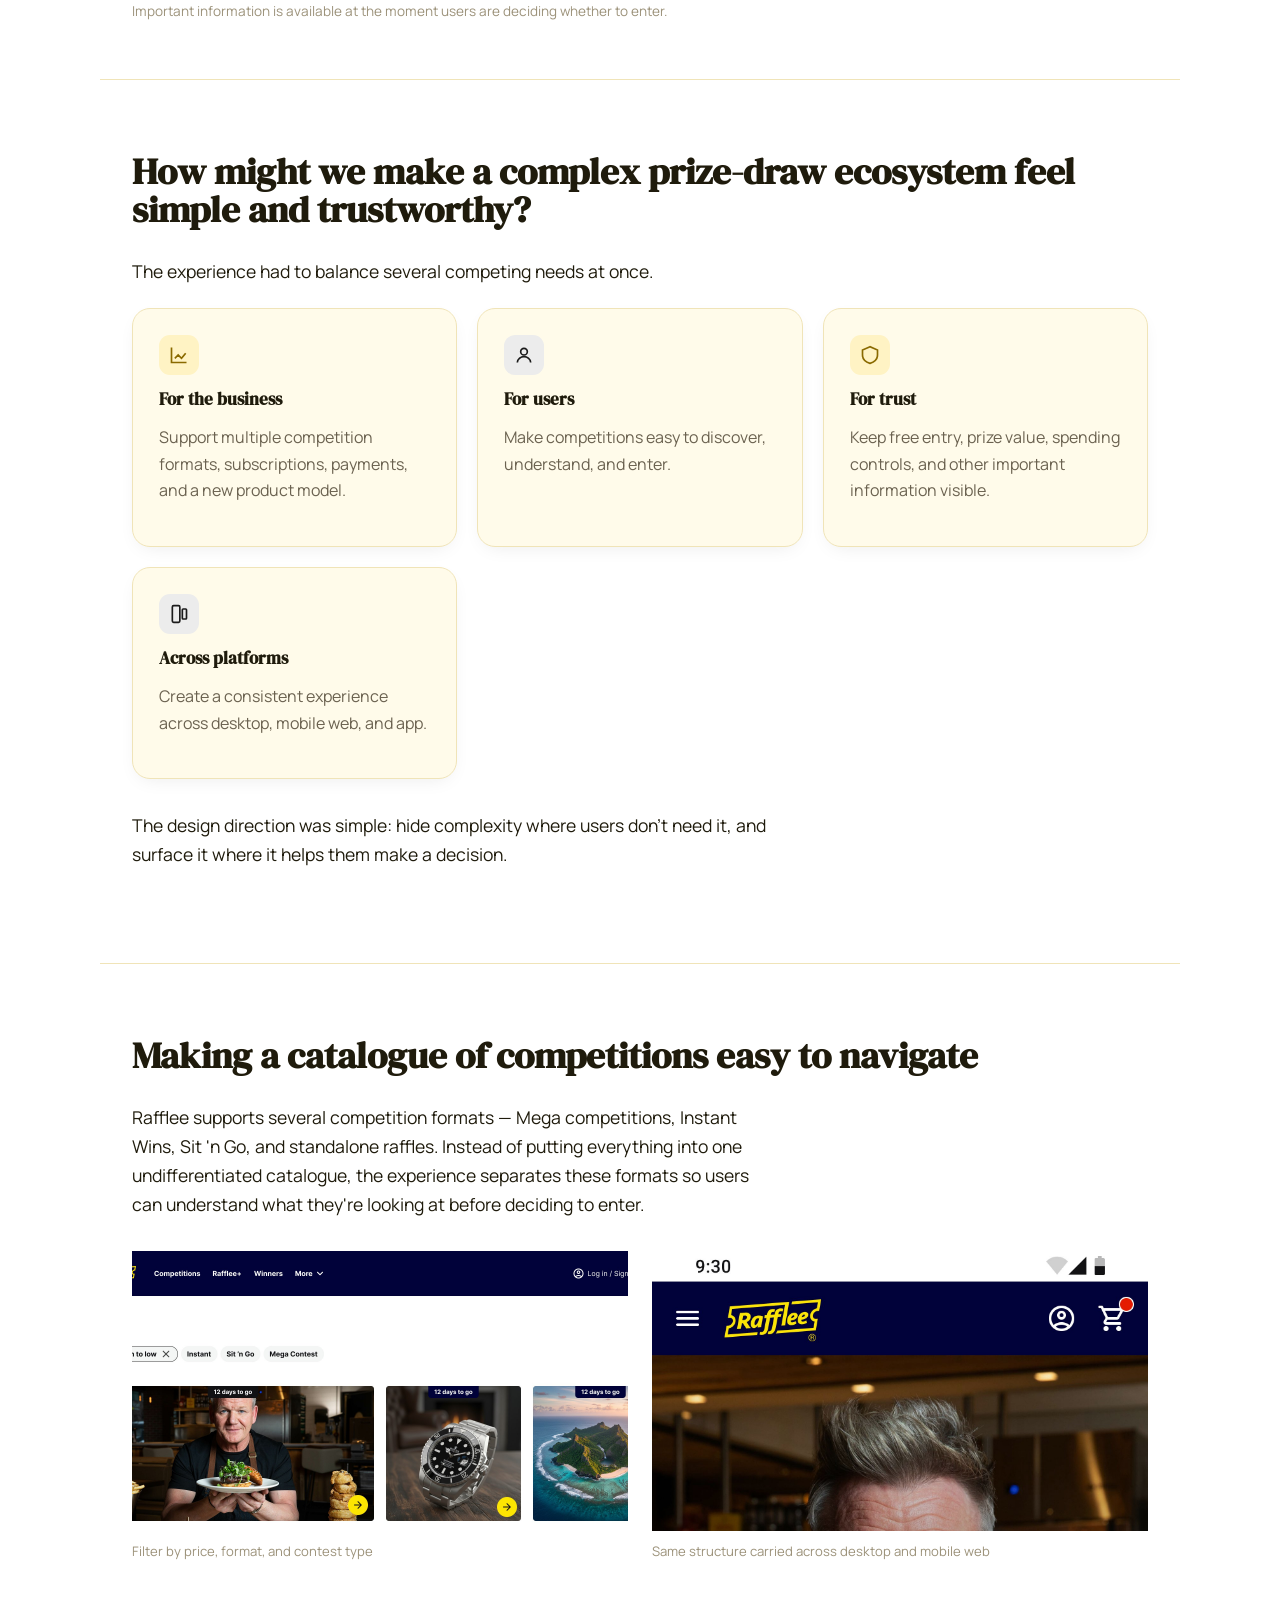
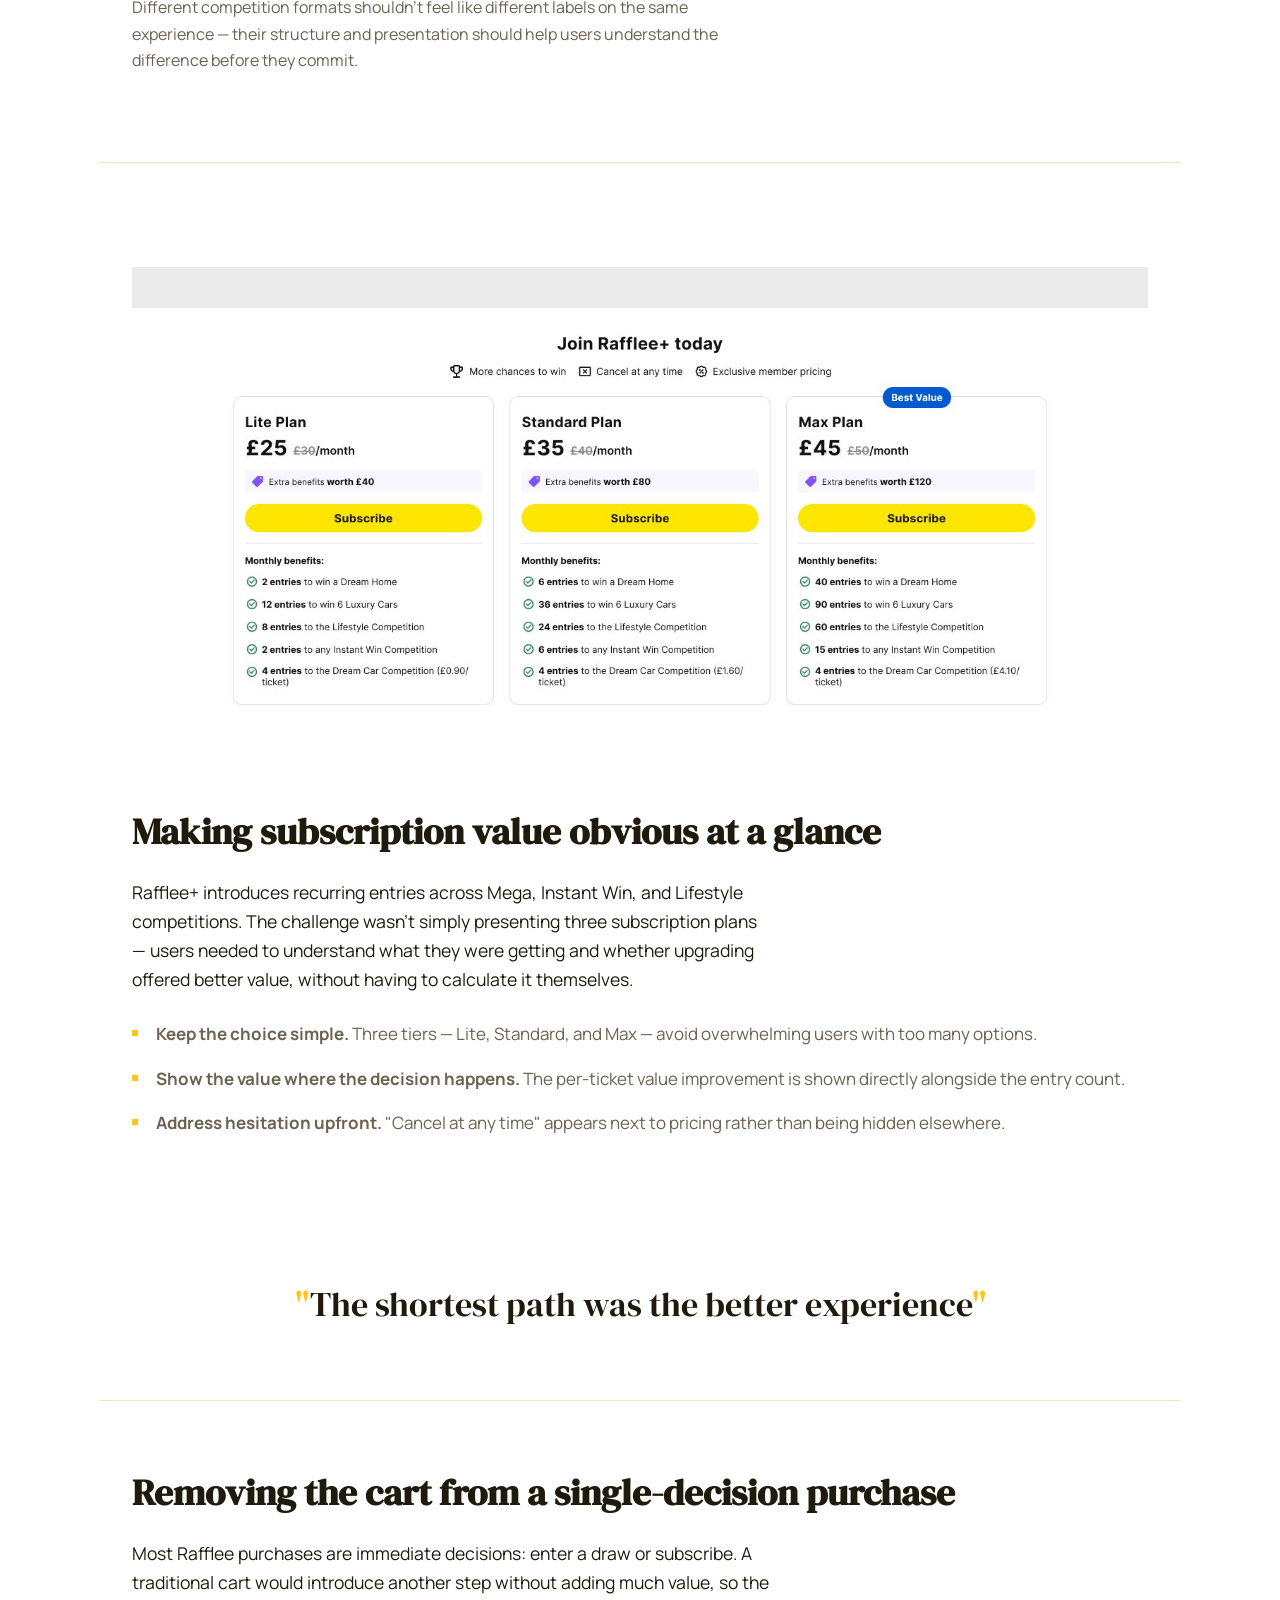
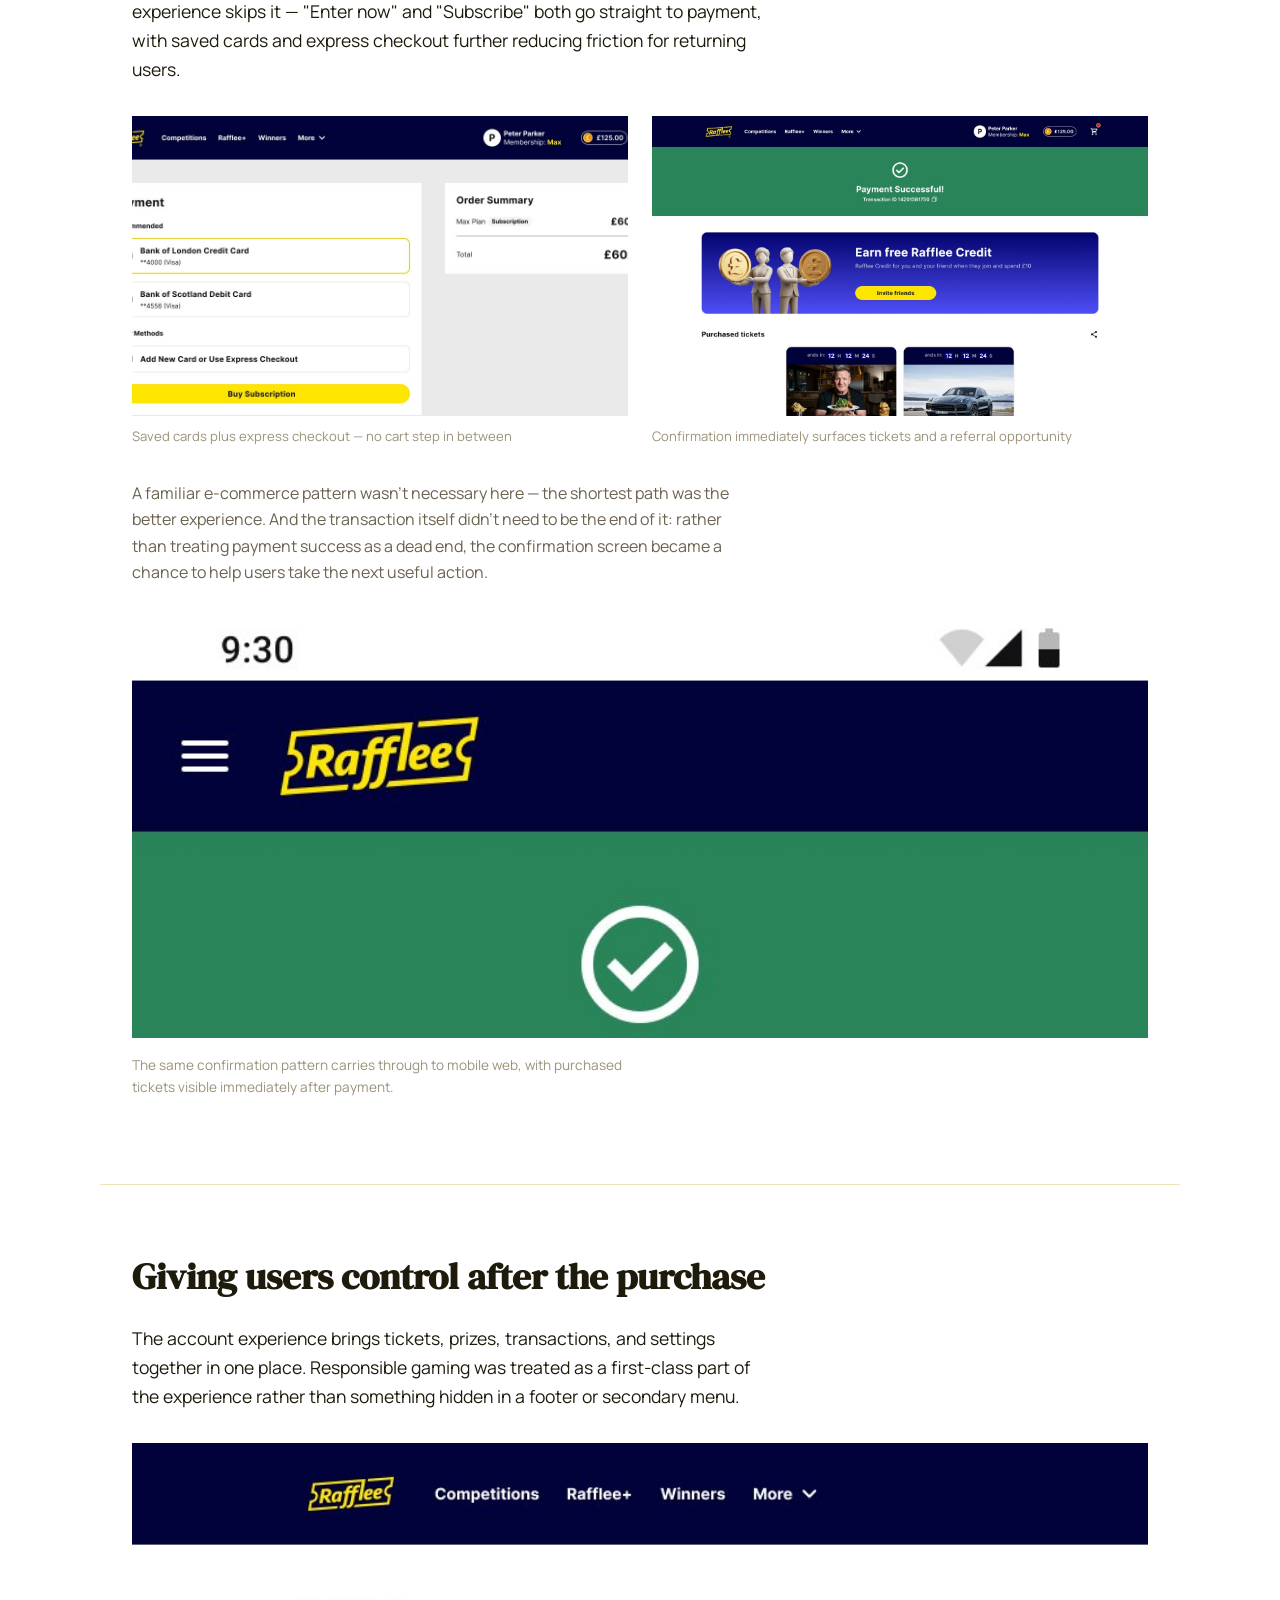
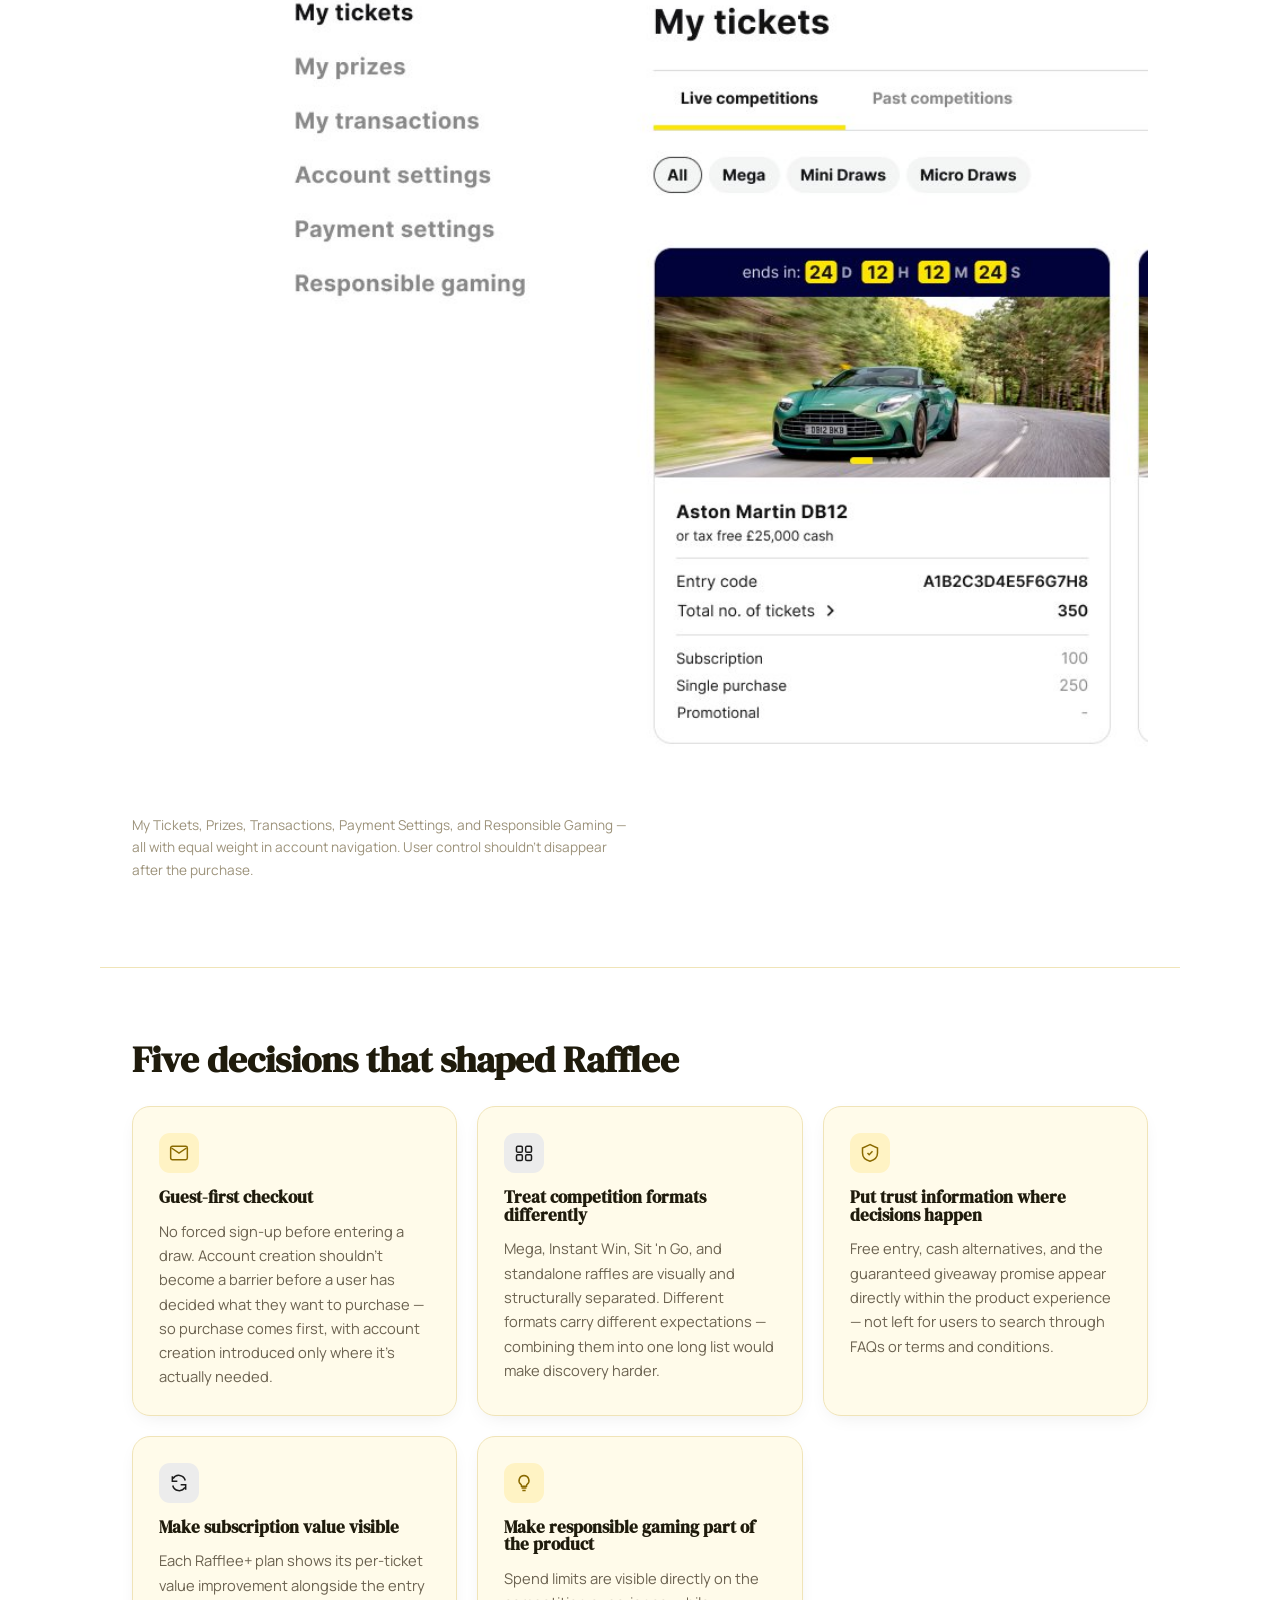
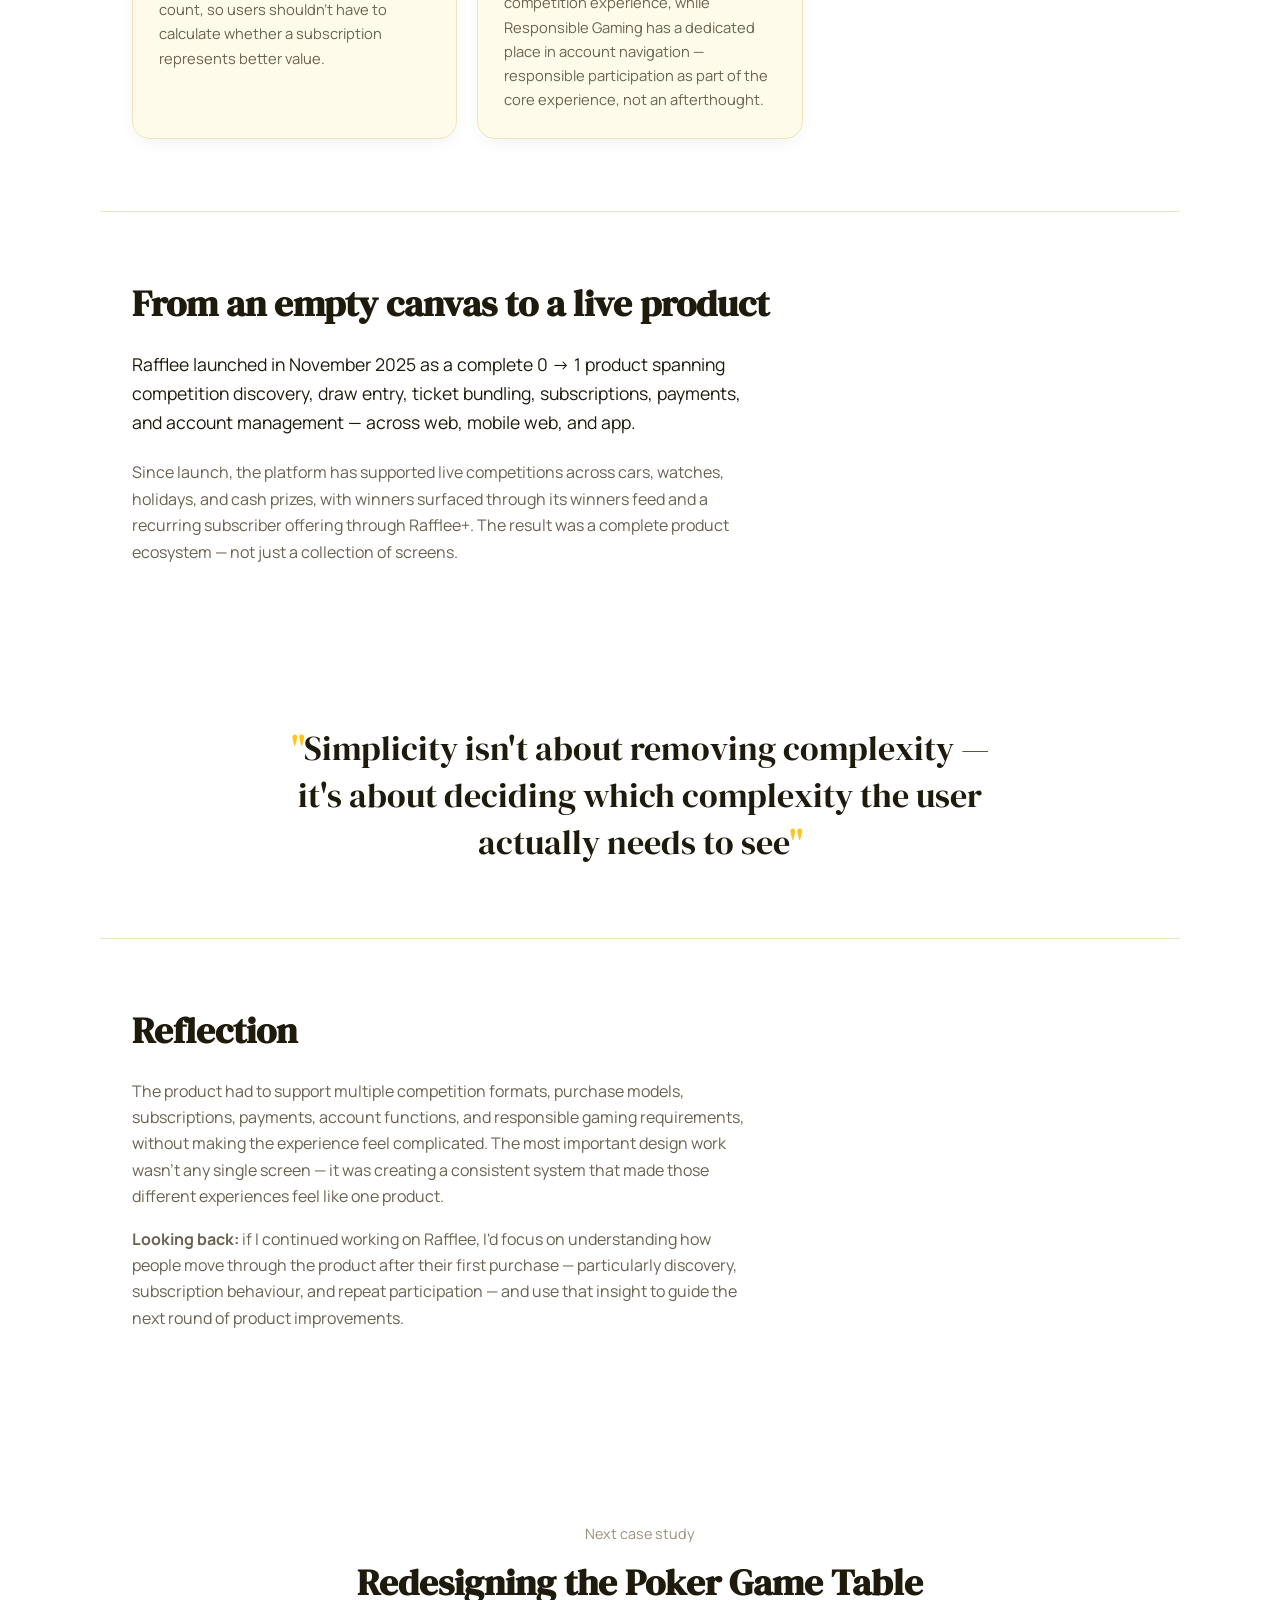
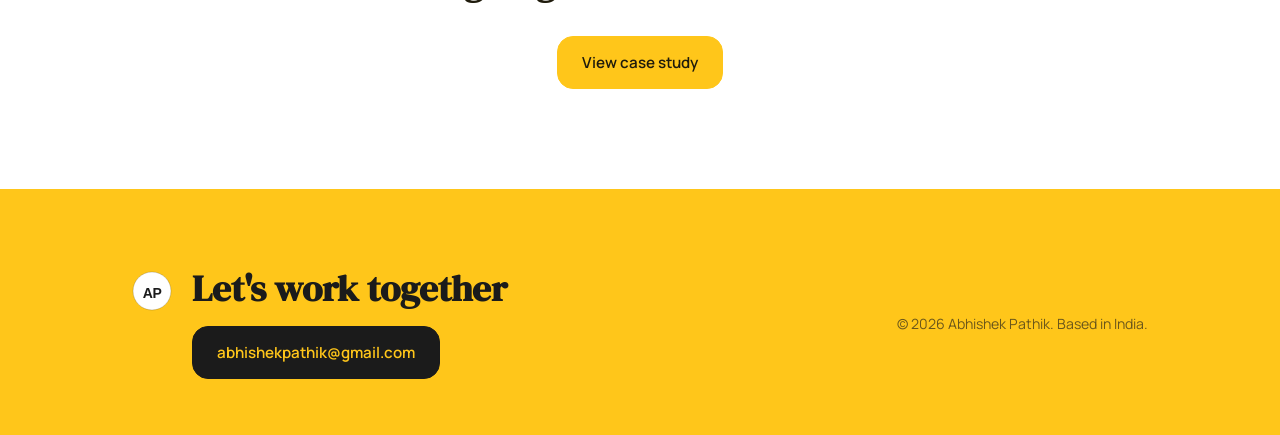
<file: rafflee.html>
<!DOCTYPE html>
<html lang="en">
<head>
<meta charset="UTF-8">
<meta name="viewport" content="width=device-width, initial-scale=1.0">
<title>Designing Rafflee — Abhishek Pathik</title>
<link rel="preconnect" href="https://fonts.googleapis.com">
<link href="https://fonts.googleapis.com/css2?family=DM+Serif+Display&family=Manrope:wght@400;500;600;700;800&display=swap" rel="stylesheet">
<link rel="stylesheet" href="style.css?v=13">
</head>
<body>

<nav class="nav">
  <div class="wrap">
    <a href="index.html" class="brand">
      <svg class="mark" width="32" height="32" viewBox="0 0 40 40" aria-hidden="true">
        <circle cx="20" cy="20" r="19" fill="#FFFFFF"/>
        <circle cx="20" cy="20" r="19" fill="none" stroke="#1B1B1B" stroke-width="0.75" opacity="0.25"/>
        <text x="20" y="26.5" text-anchor="middle" font-family="'Space Grotesk', sans-serif" font-weight="700" font-size="14" letter-spacing="-0.5" fill="#1B1B1B">AP</text>
      </svg>
      Abhishek Pathik
    </a>
    <div class="links">
      <a class="back" href="index.html#work">Back to work</a>
    </div>
  </div>
</nav>

<header class="cs-hero wrap">
  <div class="eyebrow">A 0-to-1 platform for Junglee Games</div>
  <h1>Designing Rafflee from 0 → 1</h1>
  <p class="lede">A UK prize-draw platform built around trust, simplicity, and responsible participation. Rafflee is a real-money prize-draw and competitions platform built for the UK market — designed and shipped from scratch, covering everything from discovering a competition and entering a draw to managing tickets, subscriptions, payments, and winnings.</p>
  <div class="cs-meta">
    <div><span>Role</span>Product Designer</div>
    <div><span>Scope</span>0 → 1 · Product Design · UX/UI</div>
    <div><span>Platforms</span>Web · Mobile Web · App</div>
    <div><span>Launched</span>November 2025</div>
  </div>
  <div class="cs-hero-img">
    <img src="assets/rafflee-home.jpg" alt="Rafflee homepage with a featured competition" style="width:100%;">
  </div>
</header>

<section class="cs-section wrap">
  <h2>The challenge</h2>
  <p class="lede">Building a new product meant solving more than the interface. Rafflee lets people enter prize draws for cars, watches, holidays, and cash through multiple competition formats, ticket options, subscriptions, and payment flows.</p>
  <p>Because it was a ground-up build, the experience had to work as one cohesive product across desktop web, mobile web, and native app — while reusing existing backend services wherever possible to move quickly. The challenge was to make all of that complexity feel simple, clear, and trustworthy to the person using it.</p>
</section>

<div class="pull-quote">A prize-draw product asks users to spend money on an outcome they cannot immediately see</div>

<section class="cs-section tinted">
  <div class="wrap">
  <h2>Trust had to be part of the product — not an afterthought</h2>
  <p class="lede">A prize-draw product asks users to spend money on an outcome they cannot immediately see. That makes transparency especially important. UK prize competitions also require a genuinely free, equal-chance route alongside the paid entry route. Instead of treating these requirements as legal information to be added later, they became part of the core experience.</p>
  <ul class="goal-list">
    <li><strong>01 — Make free entry visible.</strong> Free postal entry is surfaced directly on the listing, competition page, and entry flow rather than being buried in the terms and conditions.</li>
    <li><strong>02 — Make the value transparent.</strong> A tax-free cash alternative is shown alongside the prize, helping users understand the value of what they could win.</li>
    <li><strong>03 — Make the promise explicit.</strong> The guaranteed giveaway promise is communicated upfront as a trust signal rather than hidden inside an FAQ.</li>
  </ul>
  </div>
</section>
<div class="full-bleed-img">
  <img src="assets/rafflee-pdp.jpg" alt="Rafflee competition detail page showing ticket tiers and free entry link">
</div>
<p class="wrap" style="font-size:0.85rem; color:var(--text-faint); margin-top:-40px; margin-bottom:56px;">Important information is available at the moment users are deciding whether to enter.</p>

<section class="cs-section wrap">
  <h2>How might we make a complex prize-draw ecosystem feel simple and trustworthy?</h2>
  <p class="lede">The experience had to balance several competing needs at once.</p>
  <div class="principle-grid">
    <div class="principle-card">
      <div class="icon-badge"><svg width="20" height="20" viewBox="0 0 24 24" fill="none" stroke="currentColor" stroke-width="2"><path d="M3 3v18h18"/><path d="M7 16l4-4 4 4 5-6"/></svg></div>
      <h3>For the business</h3>
      <p>Support multiple competition formats, subscriptions, payments, and a new product model.</p>
    </div>
    <div class="principle-card">
      <div class="icon-badge"><svg width="20" height="20" viewBox="0 0 24 24" fill="none" stroke="currentColor" stroke-width="2"><circle cx="12" cy="8" r="4"/><path d="M4 21c0-4 4-7 8-7s8 3 8 7"/></svg></div>
      <h3>For users</h3>
      <p>Make competitions easy to discover, understand, and enter.</p>
    </div>
    <div class="principle-card">
      <div class="icon-badge"><svg width="20" height="20" viewBox="0 0 24 24" fill="none" stroke="currentColor" stroke-width="2"><path d="M12 2 3 6v6c0 5 4 8.5 9 10 5-1.5 9-5 9-10V6l-9-4Z"/></svg></div>
      <h3>For trust</h3>
      <p>Keep free entry, prize value, spending controls, and other important information visible.</p>
    </div>
    <div class="principle-card">
      <div class="icon-badge"><svg width="20" height="20" viewBox="0 0 24 24" fill="none" stroke="currentColor" stroke-width="2"><rect x="4" y="2" width="9" height="20" rx="1.5"/><rect x="16" y="6" width="5" height="12" rx="1"/></svg></div>
      <h3>Across platforms</h3>
      <p>Create a consistent experience across desktop, mobile web, and app.</p>
    </div>
  </div>
  <p class="lede" style="margin-top:32px;">The design direction was simple: hide complexity where users don't need it, and surface it where it helps them make a decision.</p>
</section>

<section class="cs-section wrap">
  <h2>Making a catalogue of competitions easy to navigate</h2>
  <p class="lede">Rafflee supports several competition formats — Mega competitions, Instant Wins, Sit 'n Go, and standalone raffles. Instead of putting everything into one undifferentiated catalogue, the experience separates these formats so users can understand what they're looking at before deciding to enter.</p>
  <div class="img-row">
    <figure>
      <img src="assets/rafflee-draws.jpg" alt="Rafflee draws listing page with filters" style="width:100%; height:280px; object-fit:cover; object-position:top;">
      <figcaption>Filter by price, format, and contest type</figcaption>
    </figure>
    <figure>
      <img src="assets/rafflee-mobile-home.jpg" alt="Rafflee mobile homepage" style="width:100%; height:280px; object-fit:cover; object-position:top;">
      <figcaption>Same structure carried across desktop and mobile web</figcaption>
    </figure>
  </div>
  <p style="margin-top:24px;">Different competition formats shouldn't feel like different labels on the same experience — their structure and presentation should help users understand the difference before they commit.</p>
</section>

<section class="cs-section wrap">
  <div class="full-img">
    <img src="assets/rafflee-subscription.jpg" alt="Rafflee+ subscription plans: Lite, Standard, Max" style="width:100%;">
  </div>
  <h2 style="margin-top:40px;">Making subscription value obvious at a glance</h2>
  <p class="lede">Rafflee+ introduces recurring entries across Mega, Instant Win, and Lifestyle competitions. The challenge wasn't simply presenting three subscription plans — users needed to understand what they were getting and whether upgrading offered better value, without having to calculate it themselves.</p>
  <ul class="goal-list">
    <li><strong>Keep the choice simple.</strong> Three tiers — Lite, Standard, and Max — avoid overwhelming users with too many options.</li>
    <li><strong>Show the value where the decision happens.</strong> The per-ticket value improvement is shown directly alongside the entry count.</li>
    <li><strong>Address hesitation upfront.</strong> "Cancel at any time" appears next to pricing rather than being hidden elsewhere.</li>
  </ul>

</section>

<div class="pull-quote">The shortest path was the better experience</div>

<section class="cs-section wrap">
  <h2>Removing the cart from a single-decision purchase</h2>
  <p class="lede">Most Rafflee purchases are immediate decisions: enter a draw or subscribe. A traditional cart would introduce another step without adding much value, so the experience skips it — "Enter now" and "Subscribe" both go straight to payment, with saved cards and express checkout further reducing friction for returning users.</p>
  <div class="img-row">
    <figure>
      <img src="assets/rafflee-checkout.jpg" alt="Rafflee payment method selection" style="width:100%; height:300px; object-fit:cover; object-position:top;">
      <figcaption>Saved cards plus express checkout — no cart step in between</figcaption>
    </figure>
    <figure>
      <img src="assets/rafflee-success.jpg" alt="Rafflee payment success screen with referral CTA" style="width:100%; height:300px; object-fit:cover; object-position:top;">
      <figcaption>Confirmation immediately surfaces tickets and a referral opportunity</figcaption>
    </figure>
  </div>
  <p style="margin-top:24px;">A familiar e-commerce pattern wasn't necessary here — the shortest path was the better experience. And the transaction itself didn't need to be the end of it: rather than treating payment success as a dead end, the confirmation screen became a chance to help users take the next useful action.</p>
  <div class="full-img" style="margin-top:32px;">
    <img src="assets/rafflee-mobile-success.jpg" alt="Rafflee mobile payment success screen" style="width:100%; max-height:420px; object-fit:cover; object-position:top;">
  </div>
  <p style="font-size:0.85rem; color:var(--text-faint); margin-top:-16px;">The same confirmation pattern carries through to mobile web, with purchased tickets visible immediately after payment.</p>
</section>

<section class="cs-section wrap">
  <h2>Giving users control after the purchase</h2>
  <p class="lede">The account experience brings tickets, prizes, transactions, and settings together in one place. Responsible gaming was treated as a first-class part of the experience rather than something hidden in a footer or secondary menu.</p>
  <div class="full-img">
    <img src="assets/rafflee-mytickets.jpg" alt="Rafflee my tickets dashboard with account navigation" style="width:100%;">
  </div>
  <p style="font-size:0.85rem; color:var(--text-faint); margin-top:-16px;">My Tickets, Prizes, Transactions, Payment Settings, and Responsible Gaming — all with equal weight in account navigation. User control shouldn't disappear after the purchase.</p>
</section>

<section class="cs-section wrap">
  <h2>Five decisions that shaped Rafflee</h2>
  <div class="impact-grid">
    <div class="impact-card">
      <div class="icon-badge"><svg width="20" height="20" viewBox="0 0 24 24" fill="none" stroke="currentColor" stroke-width="1.8"><rect x="2" y="4" width="20" height="16" rx="2"/><path d="m3 6 9 6 9-6"/></svg></div>
      <h3>Guest-first checkout</h3>
      <p>No forced sign-up before entering a draw. Account creation shouldn't become a barrier before a user has decided what they want to purchase — so purchase comes first, with account creation introduced only where it's actually needed.</p>
    </div>
    <div class="impact-card">
      <div class="icon-badge"><svg width="20" height="20" viewBox="0 0 24 24" fill="none" stroke="currentColor" stroke-width="1.8"><rect x="3" y="4" width="7" height="7" rx="1.5"/><rect x="14" y="4" width="7" height="7" rx="1.5"/><rect x="3" y="14" width="7" height="7" rx="1.5"/><rect x="14" y="14" width="7" height="7" rx="1.5"/></svg></div>
      <h3>Treat competition formats differently</h3>
      <p>Mega, Instant Win, Sit 'n Go, and standalone raffles are visually and structurally separated. Different formats carry different expectations — combining them into one long list would make discovery harder.</p>
    </div>
    <div class="impact-card">
      <div class="icon-badge"><svg width="20" height="20" viewBox="0 0 24 24" fill="none" stroke="currentColor" stroke-width="1.8"><path d="M12 2 3 6v6c0 5 4 8.5 9 10 5-1.5 9-5 9-10V6l-9-4Z"/><path d="m9 12 2 2 4-4"/></svg></div>
      <h3>Put trust information where decisions happen</h3>
      <p>Free entry, cash alternatives, and the guaranteed giveaway promise appear directly within the product experience — not left for users to search through FAQs or terms and conditions.</p>
    </div>
    <div class="impact-card">
      <div class="icon-badge"><svg width="20" height="20" viewBox="0 0 24 24" fill="none" stroke="currentColor" stroke-width="1.8"><path d="M4 4v6h6"/><path d="M20 20v-6h-6"/><path d="M4.5 15a8 8 0 0 0 14.6 2.3M19.5 9a8 8 0 0 0-14.6-2.3"/></svg></div>
      <h3>Make subscription value visible</h3>
      <p>Each Rafflee+ plan shows its per-ticket value improvement alongside the entry count, so users shouldn't have to calculate whether a subscription represents better value.</p>
    </div>
    <div class="impact-card">
      <div class="icon-badge"><svg width="20" height="20" viewBox="0 0 24 24" fill="none" stroke="currentColor" stroke-width="1.8"><path d="M9 18h6M10 21h4M12 3a6 6 0 0 0-4 10.4c.6.5 1 1.3 1 2.1V16h6v-.5c0-.8.4-1.6 1-2.1A6 6 0 0 0 12 3Z"/></svg></div>
      <h3>Make responsible gaming part of the product</h3>
      <p>Spend limits are visible directly on the competition experience, while Responsible Gaming has a dedicated place in account navigation — responsible participation as part of the core experience, not an afterthought.</p>
    </div>
  </div>
</section>

<section class="cs-section wrap">
  <h2>From an empty canvas to a live product</h2>
  <p class="lede">Rafflee launched in November 2025 as a complete 0 → 1 product spanning competition discovery, draw entry, ticket bundling, subscriptions, payments, and account management — across web, mobile web, and app.</p>
  <p>Since launch, the platform has supported live competitions across cars, watches, holidays, and cash prizes, with winners surfaced through its winners feed and a recurring subscriber offering through Rafflee+. The result was a complete product ecosystem — not just a collection of screens.</p>
</section>

<div class="pull-quote">Simplicity isn't about removing complexity — it's about deciding which complexity the user actually needs to see</div>

<section class="cs-section wrap">
  <h2>Reflection</h2>
  <p>The product had to support multiple competition formats, purchase models, subscriptions, payments, account functions, and responsible gaming requirements, without making the experience feel complicated. The most important design work wasn't any single screen — it was creating a consistent system that made those different experiences feel like one product.</p>
  <p><strong>Looking back:</strong> if I continued working on Rafflee, I'd focus on understanding how people move through the product after their first purchase — particularly discovery, subscription behaviour, and repeat participation — and use that insight to guide the next round of product improvements.</p>
</section>


<section class="next-project wrap">
  <span>Next case study</span>
  <h2>Redesigning the Poker Game Table</h2>
  <a class="btn solid" href="poker.html">View case study</a>
</section>

<footer class="footer">
  <div class="wrap footer-inner">
    <div class="footer-brand">
      <svg width="40" height="40" viewBox="0 0 40 40" aria-hidden="true">
        <circle cx="20" cy="20" r="19" fill="#FFFFFF"/>
        <circle cx="20" cy="20" r="19" fill="none" stroke="#1B1B1B" stroke-width="0.75" opacity="0.25"/>
        <text x="20" y="26.5" text-anchor="middle" font-family="'Space Grotesk', sans-serif" font-weight="700" font-size="14" letter-spacing="-0.5" fill="#1B1B1B">AP</text>
      </svg>
      <div class="cta">
        <h2>Let's work together</h2>
        <a class="btn solid" href="mailto:abhishekpathik@gmail.com">abhishekpathik@gmail.com</a>
      </div>
    </div>
    <div class="meta">© 2026 Abhishek Pathik. Based in India.</div>
  </div>
</footer>

<script src="game.js?v=37"></script>
</body>
</html>
</file>
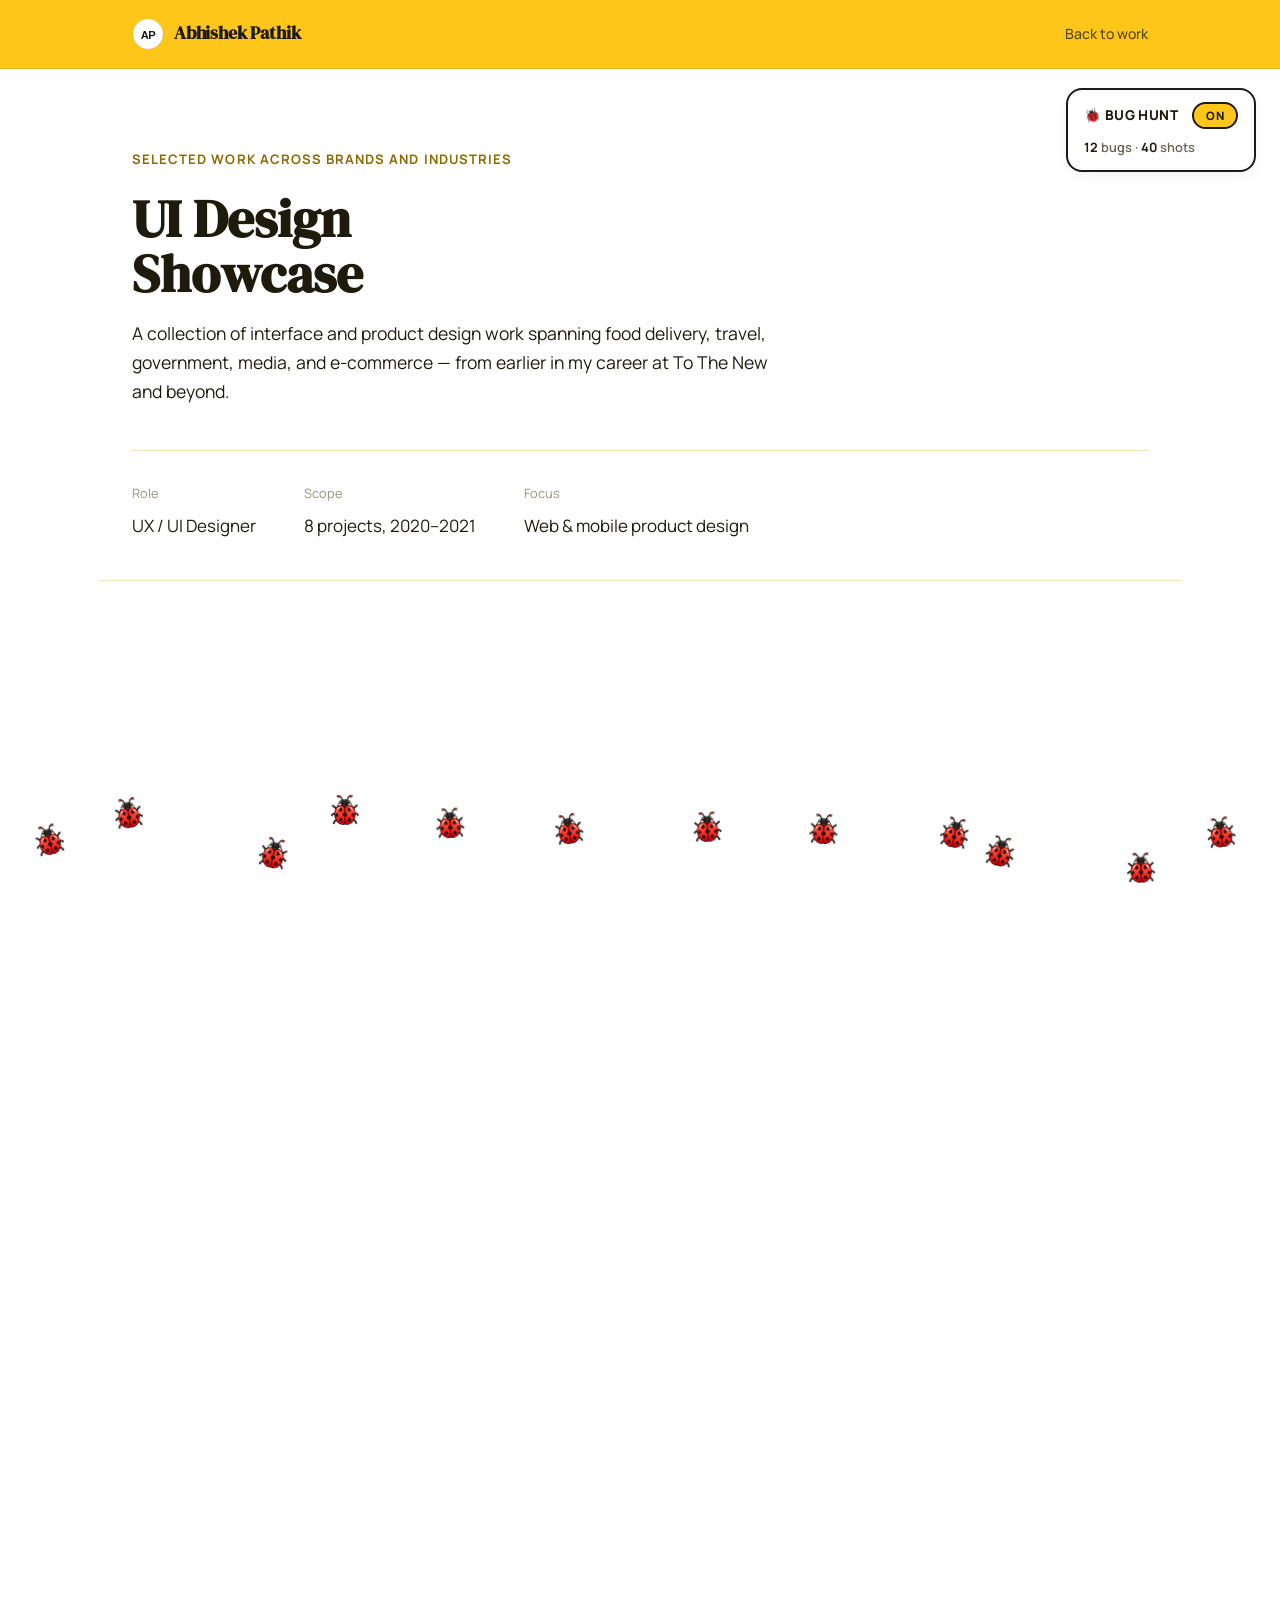
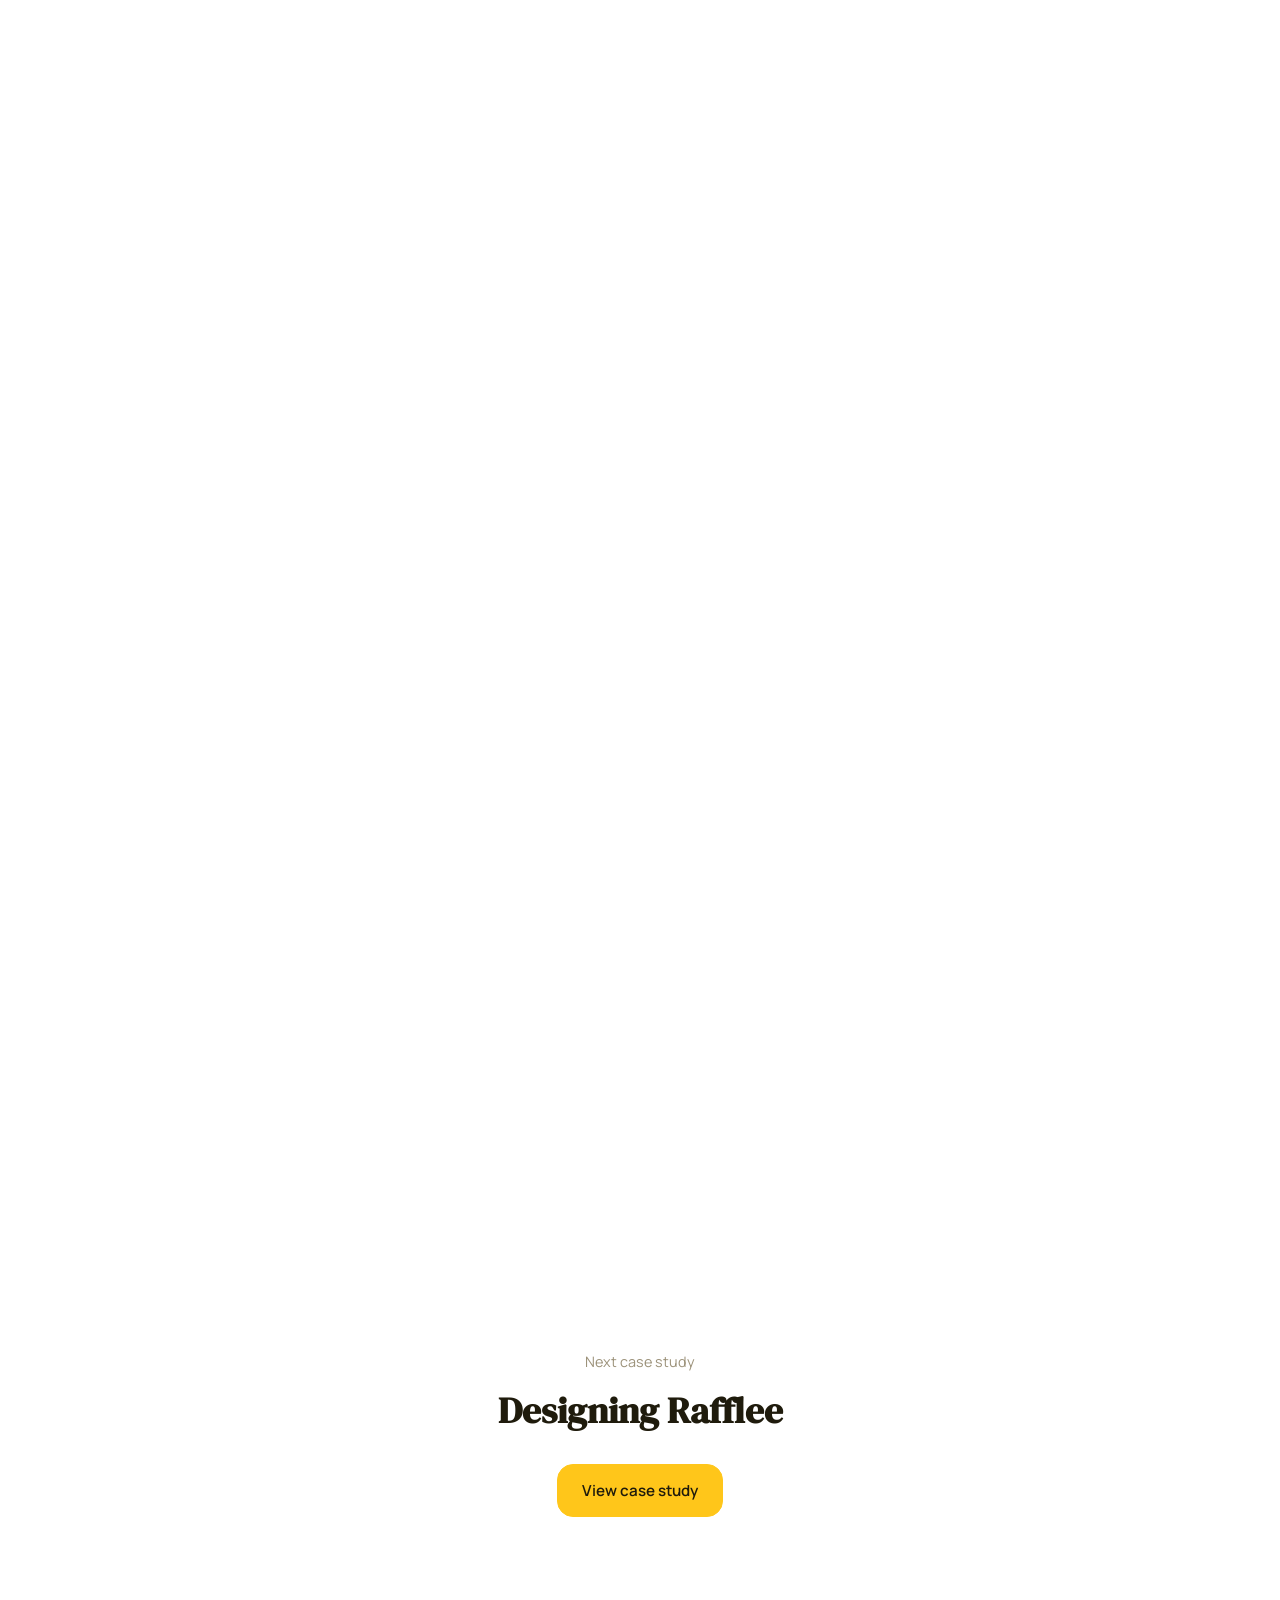
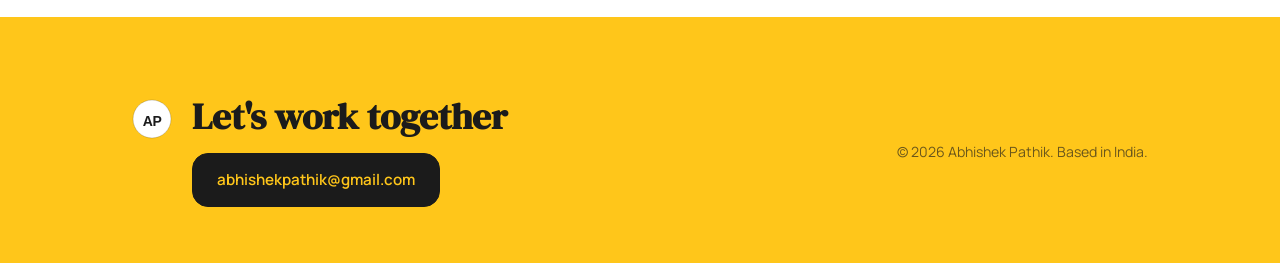
<file: showcase.html>
<!DOCTYPE html>
<html lang="en">
<head>
<meta charset="UTF-8">
<meta name="viewport" content="width=device-width, initial-scale=1.0">
<title>UI Design Showcase — Abhishek Pathik</title>
<link rel="preconnect" href="https://fonts.googleapis.com">
<link href="https://fonts.googleapis.com/css2?family=DM+Serif+Display&family=Manrope:wght@400;500;600;700;800&display=swap" rel="stylesheet">
<link rel="stylesheet" href="style.css?v=13">
</head>
<body>

<nav class="nav">
  <div class="wrap">
    <a href="index.html" class="brand">
      <svg class="mark" width="32" height="32" viewBox="0 0 40 40" aria-hidden="true">
        <circle cx="20" cy="20" r="19" fill="#FFFFFF"/>
        <circle cx="20" cy="20" r="19" fill="none" stroke="#1B1B1B" stroke-width="0.75" opacity="0.25"/>
        <text x="20" y="26.5" text-anchor="middle" font-family="'Space Grotesk', sans-serif" font-weight="700" font-size="14" letter-spacing="-0.5" fill="#1B1B1B">AP</text>
      </svg>
      Abhishek Pathik
    </a>
    <div class="links">
      <a class="back" href="index.html#work">Back to work</a>
    </div>
  </div>
</nav>

<header class="cs-hero wrap">
  <div class="eyebrow">Selected work across brands and industries</div>
  <h1>UI Design Showcase</h1>
  <p class="lede">A collection of interface and product design work spanning food delivery, travel, government, media, and e-commerce — from earlier in my career at To The New and beyond.</p>
  <div class="cs-meta">
    <div><span>Role</span>UX / UI Designer</div>
    <div><span>Scope</span>8 projects, 2020–2021</div>
    <div><span>Focus</span>Web &amp; mobile product design</div>
  </div>
</header>

<section class="cs-section wrap">
  <div class="work-grid">
      <a class="work-card reveal" href="https://abhishekpathik.myportfolio.com/food-delivery-add-restaurant" target="_blank" rel="noopener" style="text-decoration:none;">
        <div class="thumb">
          <img src="[data-uri]" alt="Food Delivery — Add Restaurant">
        </div>
        <div class="content">
          <span class="tag-pill">2021</span>
          <h3>Food Delivery — Add Restaurant</h3>
          <p>Onboarding flow for restaurant partners joining a food delivery platform.</p>
          <div class="go-row">
            <span class="go-label">View project ↗</span>
            <span class="arrow-btn"><svg width="16" height="16" viewBox="0 0 24 24" fill="none" stroke="currentColor" stroke-width="2"><path d="M7 17 17 7M8 7h9v9"/></svg></span>
          </div>
        </div>
      </a>
      <a class="work-card reveal" href="https://abhishekpathik.myportfolio.com/lumi-auto-rental-service" target="_blank" rel="noopener" style="text-decoration:none;">
        <div class="thumb">
          <img src="[data-uri]" alt="Lumi Auto Rental Service">
        </div>
        <div class="content">
          <span class="tag-pill">2020</span>
          <h3>Lumi Auto Rental Service</h3>
          <p>Booking experience design for a car rental service.</p>
          <div class="go-row">
            <span class="go-label">View project ↗</span>
            <span class="arrow-btn"><svg width="16" height="16" viewBox="0 0 24 24" fill="none" stroke="currentColor" stroke-width="2"><path d="M7 17 17 7M8 7h9v9"/></svg></span>
          </div>
        </div>
      </a>
      <a class="work-card reveal" href="https://abhishekpathik.myportfolio.com/tata-sky" target="_blank" rel="noopener" style="text-decoration:none;">
        <div class="thumb">
          <img src="[data-uri]" alt="Tata Sky Broadband">
        </div>
        <div class="content">
          <span class="tag-pill">2020</span>
          <h3>Tata Sky Broadband</h3>
          <p>Product design for Tata Sky's broadband service.</p>
          <div class="go-row">
            <span class="go-label">View project ↗</span>
            <span class="arrow-btn"><svg width="16" height="16" viewBox="0 0 24 24" fill="none" stroke="currentColor" stroke-width="2"><path d="M7 17 17 7M8 7h9v9"/></svg></span>
          </div>
        </div>
      </a>
      <a class="work-card reveal" href="https://abhishekpathik.myportfolio.com/invest-india-north-east-portal" target="_blank" rel="noopener" style="text-decoration:none;">
        <div class="thumb">
          <img src="[data-uri]" alt="Invest India: North East Portal">
        </div>
        <div class="content">
          <span class="tag-pill">2020</span>
          <h3>Invest India: North East Portal</h3>
          <p>A government portal for investment promotion in Northeast India.</p>
          <div class="go-row">
            <span class="go-label">View project ↗</span>
            <span class="arrow-btn"><svg width="16" height="16" viewBox="0 0 24 24" fill="none" stroke="currentColor" stroke-width="2"><path d="M7 17 17 7M8 7h9v9"/></svg></span>
          </div>
        </div>
      </a>
      <a class="work-card reveal" href="https://abhishekpathik.myportfolio.com/project-monitoring-group" target="_blank" rel="noopener" style="text-decoration:none;">
        <div class="thumb">
          <img src="[data-uri]" alt="Project Monitoring Group">
        </div>
        <div class="content">
          <span class="tag-pill">2021</span>
          <h3>Project Monitoring Group</h3>
          <p>A dashboard for tracking government project status and progress.</p>
          <div class="go-row">
            <span class="go-label">View project ↗</span>
            <span class="arrow-btn"><svg width="16" height="16" viewBox="0 0 24 24" fill="none" stroke="currentColor" stroke-width="2"><path d="M7 17 17 7M8 7h9v9"/></svg></span>
          </div>
        </div>
      </a>
      <a class="work-card reveal" href="https://abhishekpathik.myportfolio.com/danik-bhaskar" target="_blank" rel="noopener" style="text-decoration:none;">
        <div class="thumb">
          <img src="[data-uri]" alt="Dainik Bhaskar Admin Console">
        </div>
        <div class="content">
          <span class="tag-pill">2020</span>
          <h3>Dainik Bhaskar Admin Console</h3>
          <p>An admin console for one of India's largest news publishers.</p>
          <div class="go-row">
            <span class="go-label">View project ↗</span>
            <span class="arrow-btn"><svg width="16" height="16" viewBox="0 0 24 24" fill="none" stroke="currentColor" stroke-width="2"><path d="M7 17 17 7M8 7h9v9"/></svg></span>
          </div>
        </div>
      </a>
      <a class="work-card reveal" href="https://abhishekpathik.myportfolio.com/studds-helmets" target="_blank" rel="noopener" style="text-decoration:none;">
        <div class="thumb">
          <img src="[data-uri]" alt="Studds Helmets">
        </div>
        <div class="content">
          <span class="tag-pill">2020</span>
          <h3>Studds Helmets</h3>
          <p>Brand and e-commerce design for a leading Indian helmet manufacturer.</p>
          <div class="go-row">
            <span class="go-label">View project ↗</span>
            <span class="arrow-btn"><svg width="16" height="16" viewBox="0 0 24 24" fill="none" stroke="currentColor" stroke-width="2"><path d="M7 17 17 7M8 7h9v9"/></svg></span>
          </div>
        </div>
      </a>
      <a class="work-card reveal" href="https://abhishekpathik.myportfolio.com/do-trips-revamp" target="_blank" rel="noopener" style="text-decoration:none;">
        <div class="thumb">
          <img src="[data-uri]" alt="DoTrips Revamp">
        </div>
        <div class="content">
          <span class="tag-pill">2020</span>
          <h3>DoTrips Revamp</h3>
          <p>A redesign of a travel booking platform's core experience.</p>
          <div class="go-row">
            <span class="go-label">View project ↗</span>
            <span class="arrow-btn"><svg width="16" height="16" viewBox="0 0 24 24" fill="none" stroke="currentColor" stroke-width="2"><path d="M7 17 17 7M8 7h9v9"/></svg></span>
          </div>
        </div>
      </a>
  </div>
</section>

<section class="next-project wrap">
  <span>Next case study</span>
  <h2>Designing Rafflee</h2>
  <a class="btn solid" href="rafflee.html">View case study</a>
</section>

<footer class="footer">
  <div class="wrap footer-inner">
    <div class="footer-brand">
      <svg width="40" height="40" viewBox="0 0 40 40" aria-hidden="true">
        <circle cx="20" cy="20" r="19" fill="#FFFFFF"/>
        <circle cx="20" cy="20" r="19" fill="none" stroke="#1B1B1B" stroke-width="0.75" opacity="0.25"/>
        <text x="20" y="26.5" text-anchor="middle" font-family="'Space Grotesk', sans-serif" font-weight="700" font-size="14" letter-spacing="-0.5" fill="#1B1B1B">AP</text>
      </svg>
      <div class="cta">
        <h2>Let's work together</h2>
        <a class="btn solid" href="mailto:abhishekpathik@gmail.com">abhishekpathik@gmail.com</a>
      </div>
    </div>
    <div class="meta">© 2026 Abhishek Pathik. Based in India.</div>
  </div>
</footer>

<script src="game.js?v=37"></script>
</body>
</html>
</file>
<file: style.css>
/* ============================================
   Abhishek Pathik — Portfolio
   Design tokens — premium, minimal, one accent
   ============================================ */
:root {
  --bg: #FFFFFF;
  --surface: #FFFBEA;
  --text: #1F1B0C;
  --text-muted: #6B6250;
  --text-faint: #9C927A;
  --border: #F0E4B8;
  --accent: #FFC61A;
  --accent-text: #8A6A00;
  --accent-dim: #FFE785;
  --accent-tint: #FFF3C4;
  --accent2: #1B1B1B;
  --accent2-tint: #ECECEC;
  --accent2-text: #1B1B1B;
  --nav-bg: #FFC61A;
  --btn-text: #1F1B0C;
  --shadow: 0 6px 20px -8px rgba(31, 27, 12, 0.10);
  --shadow-hover: 0 18px 34px -14px rgba(31, 27, 12, 0.18);
  --font-display: 'DM Serif Display', serif;
  --font-body: 'Manrope', sans-serif;
  --max-w: 1080px;
}

* { box-sizing: border-box; }

html { scroll-behavior: smooth; }

body {
  margin: 0;
  background: var(--bg);
  color: var(--text);
  font-family: var(--font-body);
  font-size: 17px;
  line-height: 1.65;
  -webkit-font-smoothing: antialiased;
}

img { max-width: 100%; display: block; }
a { color: inherit; text-decoration: none; }

.wrap {
  max-width: var(--max-w);
  margin: 0 auto;
  padding: 0 32px;
}

/* Typography */
h1, h2, h3 {
  font-family: var(--font-display);
  font-weight: 700;
  line-height: 1.05;
  margin: 0;
  letter-spacing: 0em;
}

h1 { font-size: clamp(2.9rem, 6.4vw, 5.2rem); font-weight: 800; }
.eyebrow { }
h2 { font-size: clamp(1.7rem, 3.2vw, 2.3rem); font-weight: 700; }
h3 { font-size: 1.28rem; font-weight: 700; }

p { max-width: 62ch; color: var(--text-muted); font-size: 1rem; }
.lede { font-size: 1.1rem; color: var(--text); max-width: 58ch; }

.eyebrow {
  color: var(--accent-text);
  font-weight: 700;
  font-size: 0.82rem;
  text-transform: uppercase;
  letter-spacing: 0.08em;
  margin-bottom: 20px;
}

/* Nav */
.nav {
  position: sticky;
  top: 0;
  z-index: 20;
  background: var(--nav-bg);
  backdrop-filter: blur(10px);
  border-bottom: 1px solid rgba(27,27,27,0.12);
}
.nav .wrap { display: flex; align-items: center; justify-content: space-between; height: 68px; }
.nav .brand { font-family: var(--font-display); font-weight: 700; font-size: 1.1rem; color: #1B1B1B; letter-spacing: -0.01em; display: inline-flex; align-items: center; gap: 10px; }
.nav .brand .mark { flex-shrink: 0; border-radius: 50%; }
.nav .links { display: flex; gap: 30px; font-size: 0.88rem; color: rgba(27,27,27,0.75); font-weight: 500; }
.nav .links a { display: inline-flex; align-items: center; gap: 7px; transition: color .2s ease, opacity .2s ease; }
.nav .links a svg { flex-shrink: 0; }
.nav .links a:hover { color: #1B1B1B; opacity: 1; }
.nav .links a.back::before { content: ""; }

/* Buttons */
.btn {
  display: inline-flex;
  align-items: center;
  gap: 8px;
  padding: 13px 24px;
  font-size: 0.95rem;
  font-weight: 600;
  border: 1px solid var(--border);
  border-radius: 16px;
  transition: border-color .25s ease, color .25s ease;
  color: var(--text);
}
.btn:hover { border-color: var(--accent); color: var(--accent-text); }
.btn.solid { background: var(--accent); border-color: var(--accent); color: var(--btn-text); font-weight: 600; }
.btn.solid:hover { background: transparent; color: var(--accent-text); }

/* Hero */
.hero {
  padding-top: 100px;
  padding-bottom: 100px;
  display: grid;
  grid-template-columns: 1.3fr 1fr;
  align-items: center;
  gap: 40px;
  border-bottom: 1px solid var(--border);
}
.hero .hero-text { max-width: 560px; text-align: left; }
.hero .bio { margin-left: 0; margin-right: 0; }
.hero .hero-cta { justify-content: flex-start; }
.hero-statement {
  font-size: clamp(2rem, 4vw, 3.1rem);
  line-height: 1.18;
  font-weight: 700;
}
.hero .hero-name {
  font-family: var(--font-body);
  font-size: 1rem;
  font-weight: 600;
  color: var(--text-muted);
  margin-top: 18px;
  margin-bottom: 0;
}
.hero .bio { margin-top: 10px; }
.hero .photo-wrap { position: relative; width: 320px; height: 400px; margin-left: auto; margin-right: 0; }
.avatar-wrap {}
.pest-avatar {
  display: block;
  width: 100%;
  height: 100%;
  object-fit: contain;
  object-position: bottom center;
  transform-origin: bottom center;
  animation: avatar-bob 2.6s ease-in-out infinite;
  image-rendering: pixelated;
  image-rendering: crisp-edges;
}
@keyframes avatar-bob {
  0%, 100% { transform: translateY(0) rotate(0deg); }
  50% { transform: translateY(-6px) rotate(-1.5deg); }
}
@media (prefers-reduced-motion: reduce) {
  .pest-avatar { animation: none; }
}

/* Sections */
.section { padding: 100px 0; border-bottom: 1px solid var(--border); }
.section-head {
  display: flex;
  justify-content: space-between;
  align-items: baseline;
  margin-bottom: 56px;
  gap: 24px;
}
.section-head .count { color: var(--text-faint); font-size: 0.9rem; font-variant-numeric: tabular-nums; }

/* Work list — no cards, pure editorial rows */
.work-item {
  display: grid;
  grid-template-columns: 1fr 1.15fr;
  gap: 48px;
  padding: 56px 0;
  border-top: 1px solid var(--border);
  align-items: center;
}
.work-item:first-child { border-top: none; padding-top: 0; }
.work-item .thumb { overflow: hidden; aspect-ratio: 16/11; }
.work-item .thumb img { width: 100%; height: 100%; object-fit: cover; transition: transform .5s ease; }
.work-item:hover .thumb img { transform: scale(1.03); }
.work-item h3 { font-size: 1.7rem; margin-bottom: 16px; }
.work-item .tag { display: block; color: var(--text-faint); font-size: 0.85rem; margin-bottom: 14px; }
.work-item .go {
  margin-top: 22px;
  font-size: 0.92rem;
  color: var(--text);
  display: inline-block;
  padding-bottom: 3px;
  border-bottom: 1px solid var(--border);
}
.work-item:hover .go { border-color: var(--accent); color: var(--accent-text); }
.work-item.reverse { grid-template-columns: 1.15fr 1fr; }
.work-item.reverse .thumb { order: 2; }

/* Philosophy — plain list, numbered by real sequence removed, use hairline divider instead */
.philosophy-grid { display: grid; grid-template-columns: repeat(2, 1fr); gap: 0; border-top: 1px solid var(--border); }
.philosophy-item {
  padding: 32px 40px 32px 0;
  border-bottom: 1px solid var(--border);
}
.philosophy-item:nth-child(odd) { border-right: 1px solid var(--border); }
.philosophy-item .mark { font-family: var(--font-display); font-weight: 700; font-size: 1.2rem; color: var(--text); margin-bottom: 10px; }

/* Experience — true sequence, so a rule works here */
.exp-row {
  display: grid;
  grid-template-columns: 150px 1fr 1.3fr;
  gap: 32px;
  padding: 32px 0;
  border-top: 1px solid var(--border);
}
.exp-row:first-child { border-top: none; }
.exp-row .years { color: var(--text-faint); font-size: 0.9rem; font-variant-numeric: tabular-nums; }
.exp-row .role { font-weight: 700; font-family: var(--font-display); font-size: 1.1rem; }
.exp-row .company { color: var(--accent-text); font-size: 0.92rem; margin-top: 4px; }
.exp-row .desc { color: var(--text-muted); font-size: 0.94rem; }

/* Footer */
.footer { background: var(--accent); }
.footer-inner { padding-top: 80px; padding-bottom: 56px; display: flex; justify-content: space-between; align-items: center; flex-wrap: wrap; gap: 24px; }
.footer-brand { display: flex; align-items: flex-start; gap: 20px; }
.footer-brand svg { flex-shrink: 0; margin-top: 2px; }
.footer .cta h2 { margin-bottom: 18px; color: #1B1B1B; }
.footer .meta { color: rgba(27,27,27,0.65); font-size: 0.88rem; }
.footer .btn { color: #1B1B1B; border-color: rgba(27,27,27,0.3); }
.footer .btn:hover { border-color: #1B1B1B; color: #1B1B1B; opacity: 0.75; }
.footer .btn.solid { background: #1B1B1B; color: var(--accent); border-color: #1B1B1B; }
.footer .btn.solid:hover { background: #333333; box-shadow: none; }

/* Case study pages */
.cs-hero { padding-top: 80px; padding-bottom: 40px; }
.cs-hero h1 { font-size: clamp(2.1rem, 4.4vw, 3.3rem); max-width: 17ch; }
.cs-meta {
  display: flex;
  gap: 48px;
  margin-top: 44px;
  padding-top: 32px;
  border-top: 1px solid var(--border);
  flex-wrap: wrap;
}
.cs-meta div span { display: block; color: var(--text-faint); font-size: 0.8rem; margin-bottom: 8px; }
.cs-hero-img { margin: 44px 0 0; overflow: hidden; }

.cs-section { padding-top: 72px; padding-bottom: 72px; border-top: 1px solid var(--border); }
.cs-section h2 { margin-bottom: 28px; }
.cs-section .lede { margin-bottom: 22px; }

.goal-list { list-style: none; padding: 0; margin: 26px 0 0; display: grid; gap: 16px; }
.goal-list li { padding-left: 24px; position: relative; color: var(--text-muted); }
.goal-list li::before {
  content: "";
  position: absolute; left: 0; top: 10px;
  width: 6px; height: 6px;
  background: var(--accent);
}

/* Principles / impact — plain columns with top rule, no boxes */
.principle-grid, .impact-grid {
  display: grid;
  grid-template-columns: repeat(3, 1fr);
  gap: 20px;
  border-top: none;
}
.principle-card, .impact-card {
  background: var(--surface);
  border: 1px solid var(--border);
  border-radius: 18px;
  padding: 26px;
  box-shadow: var(--shadow);
  transition: transform .3s cubic-bezier(.22,.68,0,1.01), box-shadow .3s ease;
}
.principle-card:hover, .impact-card:hover { transform: translateY(-5px); box-shadow: var(--shadow-hover); }
.principle-card h3, .impact-card h3 { font-size: 1.05rem; margin-bottom: 12px; }
.principle-card .def { font-size: 0.92rem; color: var(--text-faint); margin-bottom: 14px; }
.principle-card .app, .impact-card p { font-size: 0.92rem; margin: 0; }
.principle-card .icon-badge, .impact-card .icon-badge {
  width: 40px; height: 40px;
  border-radius: 11px;
  display: flex; align-items: center; justify-content: center;
  margin-bottom: 16px;
}
.principle-card:nth-child(odd) .icon-badge, .impact-card:nth-child(odd) .icon-badge { background: var(--accent-tint); color: var(--accent-text); }
.principle-card:nth-child(even) .icon-badge, .impact-card:nth-child(even) .icon-badge { background: var(--accent2-tint); color: var(--accent2-text); }

.before-after { display: grid; grid-template-columns: 1fr 1fr; gap: 20px; margin: 32px 0; border-top: none; border-bottom: none; }
.ba-col {
  background: var(--surface);
  border: 1px solid var(--border);
  border-radius: 18px;
  padding: 26px 28px;
  box-shadow: var(--shadow);
}
.ba-col.after { box-shadow: var(--shadow-hover); border-color: var(--accent-dim); }
.ba-col .label { font-size: 0.78rem; color: var(--text-faint); margin-bottom: 12px; letter-spacing: 0.02em; font-weight: 600; text-transform: uppercase; }
.ba-col.after .label { color: var(--accent-text); }
.ba-col p { font-size: 0.92rem; margin: 0; }
.ba-col .impact { margin-top: 16px; font-size: 0.88rem; color: var(--accent-text); font-weight: 600; }

.full-img { margin: 32px 0; overflow: hidden; }
.img-row { display: grid; grid-template-columns: 1fr 1fr; gap: 24px; margin: 32px 0; }
.img-row figure { margin: 0; }
.img-row figcaption { font-size: 0.82rem; color: var(--text-faint); margin-top: 10px; }

.gallery { display: grid; grid-template-columns: repeat(3, 1fr); gap: 18px; margin-top: 32px; }
.gallery img { border: none; }

.next-project { padding-top: 100px; padding-bottom: 100px; text-align: center; }
.next-project span { color: var(--text-faint); font-size: 0.9rem; }
.next-project h2 { margin: 16px 0 34px; }

/* Responsive */
@media (max-width: 860px) {
  .wrap { padding: 0 24px; }
  .hero { grid-template-columns: 1fr; padding-top: 190px; padding-bottom: 70px; gap: 36px; }
  .hero .hero-text { text-align: center; max-width: 100%; }
  .hero .hero-cta { justify-content: center; }
  .hero .bio { margin-left: auto; margin-right: auto; }
  .hero .photo-wrap { width: 180px; height: 225px; margin-left: auto; margin-right: auto; margin-top: 100px; }
  .work-item, .work-item.reverse { grid-template-columns: 1fr; gap: 24px; padding: 40px 0; }
  .work-item.reverse .thumb { order: 0; }
  .philosophy-grid, .principle-grid, .impact-grid, .before-after, .img-row, .gallery { grid-template-columns: 1fr; }
  .exp-row { grid-template-columns: 1fr; gap: 6px; padding: 24px 0; }
  .section { padding: 64px 0; }
  .section-head { flex-direction: column; align-items: flex-start; gap: 10px; margin-bottom: 40px; }
  .cs-meta { gap: 28px; }
  .footer { flex-direction: column; align-items: flex-start; }
  .footer-inner { padding-top: 90px; padding-bottom: 90px; gap: 32px; }

  /* The game requires a real mouse/cursor — hide controls that would be inert on touch */
  #hero-game-toggle { display: none; }

  .mobile-nudge {
    display: block;
    position: absolute;
    bottom: 100%;
    left: 50%;
    transform: translateX(-50%);
    margin-bottom: 14px;
    width: 240px;
    background: #FFF8DC;
    border: 3px solid #1B1B1B;
    border-radius: 20px;
    padding: 12px 16px;
    font-family: var(--font-body);
    font-weight: 600;
    font-size: 0.82rem;
    line-height: 1.35;
    color: #1B1B1B;
    text-align: center;
    box-shadow: 3px 4px 0 rgba(0,0,0,0.15);
    z-index: 5;
  }
  .mobile-nudge::after {
    content: "";
    position: absolute;
    top: 100%;
    left: 50%;
    transform: translateX(-50%);
    border: 9px solid transparent;
    border-top-color: #1B1B1B;
  }
  .mobile-nudge::before {
    content: "";
    position: absolute;
    top: calc(100% - 3px);
    left: 50%;
    transform: translateX(-50%);
    border: 7px solid transparent;
    border-top-color: #FFF8DC;
    z-index: 1;
  }
}
@media (min-width: 861px) {
  .mobile-nudge { display: none; }
}

@media (max-width: 640px) {
  .wrap { padding: 0 20px; }
  .nav .wrap { height: 60px; }
  .nav .brand { font-size: 0.98rem; }
  .nav .links { gap: 16px; font-size: 0; }
  .nav .links a { font-size: 0.82rem; }
  .nav .links a:not(.back):not(:last-child) { display: none; }
  h1 { font-size: clamp(2.2rem, 9vw, 2.8rem); }
  .hero .bio { max-width: 40ch; }
  .cs-meta { flex-direction: column; gap: 20px; }
  .gallery { gap: 12px; }
}

@media (prefers-reduced-motion: reduce) {
  html { scroll-behavior: auto; }
  * { animation: none !important; transition: none !important; }
}

a:focus-visible, .btn:focus-visible { outline: 2px solid var(--accent); outline-offset: 2px; }

/* ============================================
   Micro-interactions
   ============================================ */

/* Nav links: underline grows from center instead of a flat color swap */
.nav .links a { position: relative; }
.nav .links a::after {
  content: "";
  position: absolute;
  left: 50%; right: 50%;
  bottom: -6px;
  height: 1px;
  background: #1B1B1B;
  transition: left .25s ease, right .25s ease;
}
.nav .links a:hover::after { left: 0; right: 0; }

/* Buttons: a slight lift + scale reads as tactile feedback, not just a color change */
.btn { transition: border-color .25s ease, color .25s ease, transform .2s ease, box-shadow .3s ease; }
button.btn { background: transparent; font-family: inherit; cursor: pointer; }
.btn:hover { transform: translateY(-2px); }
.btn:active { transform: translateY(0) scale(0.98); }
.btn.solid:hover { box-shadow: 0 8px 24px -8px var(--accent-dim); }

/* Hero: heading lines and supporting content stagger in on load */
.hero .eyebrow { opacity: 0; transform: translateY(18px); animation: rise-in .7s cubic-bezier(.22,.68,0,1.01) forwards; }
.hero-statement { opacity: 0; transform: translateY(18px); animation: rise-in .7s cubic-bezier(.22,.68,0,1.01) forwards; animation-delay: .08s; }
.hero .hero-name { opacity: 0; animation: rise-in .7s cubic-bezier(.22,.68,0,1.01) forwards; animation-delay: .2s; }
.hero .bio { opacity: 0; animation: rise-in .7s cubic-bezier(.22,.68,0,1.01) forwards; animation-delay: .32s; }
.hero .hero-cta { opacity: 0; animation: rise-in .7s cubic-bezier(.22,.68,0,1.01) forwards; animation-delay: .44s; }
.hero .photo-wrap { opacity: 0; animation: rise-in .8s cubic-bezier(.22,.68,0,1.01) forwards; animation-delay: .3s; }
@keyframes rise-in {
  to { opacity: 1; transform: translateY(0); }
}

.btn-3d-yellow {
  background: linear-gradient(180deg, #FFE785 0%, #FFC61A 100%);
  border: 1px solid #E8A800;
  color: #3A2E00;
  font-weight: 700;
  box-shadow: 0 6px 0 #B8860B, 0 8px 14px -6px rgba(184,134,11,0.5);
  transform: translateY(0);
  transition: transform .12s ease, box-shadow .12s ease;
}
.btn-3d-yellow:hover {
  background: linear-gradient(180deg, #FFEB9E 0%, #FFD23F 100%);
  transform: translateY(-2px);
  box-shadow: 0 8px 0 #B8860B, 0 12px 18px -6px rgba(184,134,11,0.55);
}
.btn-3d-yellow:active {
  transform: translateY(5px);
  box-shadow: 0 1px 0 #B8860B, 0 2px 6px -2px rgba(184,134,11,0.5);
}

/* Scroll reveal: sections rise into place as they enter the viewport */
.reveal {
  opacity: 0;
  transform: translateY(24px);
  transition: opacity .7s cubic-bezier(.22,.68,0,1.01), transform .7s cubic-bezier(.22,.68,0,1.01);
}
.reveal.in-view { opacity: 1; transform: translateY(0); }

/* Work item thumbnails: slightly smoother, longer zoom than a default hover */
.work-item .thumb img { transition: transform .6s cubic-bezier(.22,.68,0,1.01); }

/* Goal list bullets: a small pop when their row scrolls into view */
.goal-list li::before { transition: transform .3s ease; }
.goal-list li:hover::before { transform: scale(1.4); }

/* ============================================
   Vivid light theme — modern tile/card overrides
   ============================================ */

.work-item .tag, .nav .brand .mark { color: var(--accent-text); }

/* --- "How I work" — icon tiles with elevation --- */
.philosophy-grid {
  display: grid;
  grid-template-columns: repeat(2, 1fr);
  gap: 22px;
  border-top: none;
}
.philosophy-item {
  background: var(--surface);
  border: 1px solid var(--border);
  border-radius: 20px;
  padding: 30px;
}
.philosophy-item .icon-badge {
  width: 44px; height: 44px;
  border-radius: 12px;
  display: flex; align-items: center; justify-content: center;
  margin-bottom: 20px;
}
.philosophy-item:nth-child(odd) .icon-badge { background: var(--accent-tint); color: var(--accent-text); }
.philosophy-item:nth-child(even) .icon-badge { background: var(--accent2-tint); color: var(--accent2-text); }
.philosophy-item .mark { font-family: var(--font-display); font-weight: 700; font-size: 1.15rem; color: var(--text); margin-bottom: 10px; }
.philosophy-item p { font-size: 0.94rem; }

/* --- "Selected work" — modern project cards --- */
.work-grid {
  display: grid;
  grid-template-columns: repeat(2, 1fr);
  gap: 26px;
}
.work-card {
  display: flex;
  flex-direction: column;
  color: var(--text);
  background: var(--surface);
  border: 1px solid var(--border);
  border-radius: 20px;
  overflow: hidden;
  box-shadow: var(--shadow);
  transition: transform .3s cubic-bezier(.22,.68,0,1.01), box-shadow .3s ease;
}
.work-card:hover { transform: translateY(-6px); box-shadow: var(--shadow-hover); }
.work-card .thumb { aspect-ratio: 16/9; overflow: hidden; flex-shrink: 0; }
.work-card .thumb img { width: 100%; height: 100%; object-fit: cover; transition: transform .5s cubic-bezier(.22,.68,0,1.01); }
.work-card:hover .thumb img { transform: scale(1.05); }
.work-card .content { padding: 18px 22px 20px; display: flex; flex-direction: column; flex: 1; }
.work-card .tag-pill {
  display: inline-block;
  padding: 5px 13px;
  border-radius: 999px;
  font-size: 0.78rem;
  font-weight: 600;
  margin-bottom: 16px;
}
.work-card:nth-child(odd) .tag-pill { background: var(--accent-tint); color: var(--accent-text); }
.work-card:nth-child(even) .tag-pill { background: var(--accent2-tint); color: var(--accent2-text); }
.work-card h3 { font-size: 1.25rem; margin-bottom: 8px; }
.card-meta {
  font-size: 0.78rem;
  font-weight: 600;
  letter-spacing: 0.02em;
  color: var(--text-faint);
  margin-top: 10px;
}
.work-card p { font-size: 0.9rem; margin-bottom: 16px; }
.work-card .go-row { display: flex; align-items: center; justify-content: space-between; margin-top: auto; padding-top: 16px; }
.work-card .go-row .go-label { font-size: 0.88rem; font-weight: 600; color: var(--text); }
.arrow-btn {
  width: 36px; height: 36px;
  border-radius: 50%;
  display: flex; align-items: center; justify-content: center;
  background: var(--accent);
  color: var(--btn-text);
  flex-shrink: 0;
  transition: transform .25s cubic-bezier(.22,.68,0,1.01);
}
.work-card:hover .arrow-btn { transform: translateX(4px); }
.work-card.full-span { grid-column: 1 / -1; display: grid; grid-template-columns: 1fr 1.3fr; }
.work-card.full-span .thumb { aspect-ratio: auto; height: 100%; }

@media (max-width: 860px) {
  .philosophy-grid, .work-grid { grid-template-columns: 1fr; }
  .work-card.full-span { grid-template-columns: 1fr; }
  .work-card.full-span .thumb { aspect-ratio: 16/10; }
}

/* ============================================
   Custom cursor — green dot, appears once the mouse enters
   ============================================ */
html.custom-cursor-active, html.custom-cursor-active body {
  cursor: none;
}
html.custom-cursor-active a,
html.custom-cursor-active button,
html.custom-cursor-active .btn,
html.custom-cursor-active .work-card,
html.custom-cursor-active input,
html.custom-cursor-active textarea {
  cursor: none;
}
html.custom-cursor-active .nav,
html.custom-cursor-active .nav *,
html.custom-cursor-active .bug-toggle,
html.custom-cursor-active .bug-toggle * {
  cursor: auto !important;
}

.custom-cursor {
  position: fixed;
  top: 0;
  left: 0;
  width: 42px;
  height: 42px;
  color: #1B1B1B;
  pointer-events: none;
  z-index: 9999;
  transform: translate(-50%, -50%) scale(0);
  opacity: 0;
  transition: opacity .15s ease, transform .15s cubic-bezier(.22,.68,0,1.01);
  filter: drop-shadow(0 1px 3px rgba(0,0,0,0.35));
}
.custom-cursor svg { display: block; }
.custom-cursor.is-visible {
  opacity: 1;
  transform: translate(-50%, -50%) scale(1);
}
.custom-cursor.is-hovering {
  color: #D64545;
  transform: translate(-50%, -50%) scale(1.15);
}
.custom-cursor.is-firing {
  transform: translate(-50%, -50%) scale(0.75);
}

/* ============================================
   Crawling bugs easter egg
   ============================================ */
.bug {
  position: fixed;
  top: 0;
  left: 0;
  width: 28px;
  height: 30px;
  margin-left: -14px;
  margin-top: -15px;
  z-index: -1;
  pointer-events: auto;
  cursor: none;
}
.bug-inner {
  width: 100%;
  height: 100%;
  transition: transform .35s cubic-bezier(.22,.68,0,1.01);
  transform-origin: center;
}
.bug-body {
  width: 100%;
  height: 100%;
  animation: bug-bob 0.4s ease-in-out infinite;
  transform-origin: center;
}
.bug-legs {
  transform-origin: center;
  animation: bug-legs-swing 0.28s ease-in-out infinite;
}
@keyframes bug-bob {
  0%, 100% { transform: scaleY(1); }
  50% { transform: scaleY(0.92); }
}
@keyframes bug-legs-swing {
  0%, 100% { transform: rotate(0deg); }
  50% { transform: rotate(3deg); }
}
.bug.is-dead .bug-inner {
  transform: rotate(90deg) !important;
}
.bug.is-dead .bug-body { animation: none; opacity: 0.55; }
.bug.is-dead .bug-legs { animation: none; }
.bug.is-fleeing .bug-legs { animation-duration: 0.12s; }

.blood-splat {
  position: fixed;
  top: 0;
  left: 0;
  width: 50px;
  height: 24px;
  margin-left: -25px;
  margin-top: -12px;
  z-index: -1;
  pointer-events: none;
}
.blood-splat img {
  display: block;
  width: 100%;
  height: 100%;
  object-fit: contain;
  image-rendering: pixelated;
}

.squash-burst {
  position: fixed;
  top: 0;
  left: 0;
  transform: translate(-50%, -140%) rotate(-6deg) scale(0.5);
  font-family: var(--font-display);
  font-weight: 800;
  font-size: 1.05rem;
  color: var(--accent);
  -webkit-text-stroke: 2px #1B1B1B;
  paint-order: stroke fill;
  z-index: 9996;
  pointer-events: none;
  opacity: 0;
  animation: squash-pop 0.7s cubic-bezier(.22,.68,0,1.01) forwards;
  white-space: nowrap;
}
@keyframes squash-pop {
  0% { opacity: 0; transform: translate(-50%, -140%) rotate(-6deg) scale(0.4); }
  25% { opacity: 1; transform: translate(-50%, -160%) rotate(-4deg) scale(1.15); }
  45% { transform: translate(-50%, -165%) rotate(-6deg) scale(1); }
  100% { opacity: 0; transform: translate(-50%, -195%) rotate(-6deg) scale(1); }
}

.muzzle-flash {
  position: fixed;
  top: 0;
  left: 0;
  width: 30px;
  height: 30px;
  margin-left: -15px;
  margin-top: -15px;
  border: 2px solid var(--accent);
  border-radius: 50%;
  z-index: 9998;
  pointer-events: none;
  animation: muzzle-pop .25s ease-out forwards;
}
@keyframes muzzle-pop {
  from { transform: scale(0.4); opacity: 1; }
  to { transform: scale(1.6); opacity: 0; }
}

.bugs-cleared-toast {
  position: fixed;
  bottom: 32px;
  left: 50%;
  transform: translateX(-50%);
  background: var(--accent);
  color: #1B1B1B;
  font-family: var(--font-body);
  font-weight: 700;
  font-size: 0.95rem;
  line-height: 1.5;
  text-align: center;
  padding: 20px 32px;
  border-radius: 22px;
  box-shadow: var(--shadow-hover);
  z-index: 9997;
  transition: opacity .6s ease;
  max-width: 90vw;
}
.bugs-cleared-toast .toast-cta {
  display: inline-block;
  margin-top: 10px;
  padding: 8px 18px;
  background: #1B1B1B;
  color: var(--accent);
  border-radius: 999px;
  font-weight: 800;
  font-size: 0.85rem;
  text-decoration: none;
  transition: transform .15s ease;
}
.bugs-cleared-toast .toast-cta:hover { transform: translateY(-2px); }

/* Bug Hunt toggle switch, top-right corner */
.bug-toggle {
  position: fixed;
  top: 88px;
  right: 24px;
  z-index: 9990;
  background: #FFFFFF;
  border: 2px solid #1B1B1B;
  padding: 12px 16px;
  border-radius: 16px;
  box-shadow: var(--shadow);
  font-family: var(--font-body);
  min-width: 190px;
}
.bug-toggle-top {
  display: flex;
  align-items: center;
  justify-content: space-between;
  gap: 12px;
}
.bug-toggle-label {
  font-size: 0.85rem;
  font-weight: 800;
  letter-spacing: 0.03em;
  color: var(--text);
  white-space: nowrap;
}
.bug-toggle-switch {
  font-family: var(--font-body);
  font-size: 0.72rem;
  font-weight: 800;
  letter-spacing: 0.04em;
  padding: 4px 12px;
  border-radius: 999px;
  border: 2px solid #1B1B1B;
  background: var(--accent);
  color: #1B1B1B;
  cursor: pointer;
  flex-shrink: 0;
  transition: background .15s ease, transform .1s ease;
}
.bug-toggle-switch:active { transform: scale(0.94); }
.bug-toggle.is-off .bug-toggle-switch { background: #EFEBE0; color: var(--text-muted); border-color: var(--border); }
.bug-toggle.is-off .bug-toggle-label { opacity: 0.55; }

.bug-toggle-stats {
  margin-top: 8px;
  font-size: 0.8rem;
  font-weight: 600;
  color: var(--text-muted);
}
.bug-toggle-stats span { color: var(--text); font-weight: 700; }

@media (max-width: 640px) {
  .bug-toggle { display: none; }
}

/* Cartoon speech bubble above the avatar for gameplay reactions */
.avatar-bubble {
  position: absolute;
  bottom: 100%;
  left: 50%;
  transform: translateX(-50%) translateY(10px);
  margin-bottom: 16px;
  background: #FFF8DC;
  border: 3px solid #1B1B1B;
  border-radius: 22px;
  padding: 10px 20px;
  font-family: var(--font-body);
  font-weight: 700;
  font-size: 0.9rem;
  color: #1B1B1B;
  white-space: nowrap;
  opacity: 0;
  pointer-events: none;
  transition: opacity .25s ease, transform .25s ease;
  z-index: 20;
  box-shadow: 3px 4px 0 rgba(0,0,0,0.15);
}
.avatar-bubble.is-visible {
  opacity: 1;
  transform: translateX(-50%) translateY(0);
}
.avatar-bubble::after {
  content: "";
  position: absolute;
  top: 100%;
  left: 50%;
  transform: translateX(-50%);
  border: 10px solid transparent;
  border-top-color: #1B1B1B;
}
.avatar-bubble::before {
  content: "";
  position: absolute;
  top: calc(100% - 3px);
  left: 50%;
  transform: translateX(-50%);
  border: 8px solid transparent;
  border-top-color: #FFF8DC;
  z-index: 1;
}
@media (max-width: 640px) {
  .avatar-bubble { font-size: 0.78rem; padding: 8px 14px; white-space: normal; max-width: 220px; text-align: center; }
}



/* Muzzle flash at the avatar's gun position, briefly shown on every shot fired */
.avatar-muzzle {
  position: absolute;
  top: 40%;
  left: 68%;
  width: 44px;
  height: 44px;
  margin-left: -22px;
  margin-top: -22px;
  opacity: 0;
  pointer-events: none;
  transform: scale(0.4) rotate(0deg);
  filter: drop-shadow(0 0 6px rgba(255, 198, 26, 0.8));
}
.avatar-muzzle.is-firing {
  animation: avatar-muzzle-pop 0.12s ease-out;
}
@keyframes avatar-muzzle-pop {
  0% { opacity: 1; transform: scale(0.3) rotate(-8deg); }
  60% { opacity: 1; transform: scale(1.15) rotate(6deg); }
  100% { opacity: 0; transform: scale(0.9) rotate(10deg); }
}
@media (prefers-reduced-motion: reduce) {
  .avatar-muzzle.is-firing { animation: none; opacity: 0; }
}

/* Case study rhythm: pull-quote for isolated insight moments, full-bleed for dramatic visuals */
.pull-quote {
  max-width: 760px;
  margin: 72px auto;
  padding: 0 24px;
  text-align: center;
  font-family: var(--font-display);
  font-size: clamp(1.5rem, 3vw, 2.1rem);
  line-height: 1.4;
  color: var(--text);
}
.pull-quote::before { content: '"'; color: var(--accent); }
.pull-quote::after { content: '"'; color: var(--accent); }

.full-bleed-img { width: 100%; margin: 56px 0; }
.full-bleed-img img { width: 100%; display: block; max-height: 640px; object-fit: cover; }

.cs-section.tinted { background: var(--surface); padding-top: 64px; padding-bottom: 64px; border-radius: 0; }

/* Out-of-ammo state: toggle panel swaps to Restart/Off, bugs get a taller "cool" sprite */
.bug-toggle-ammo-out { display: none; }
.bug-toggle.is-ammo-out .bug-toggle-top,
.bug-toggle.is-ammo-out .bug-toggle-stats { display: none; }
.bug-toggle.is-ammo-out .bug-toggle-ammo-out {
  display: block;
  text-align: center;
}
.bug-toggle-ammo-out span {
  display: block;
  font-weight: 800;
  font-size: 0.85rem;
  color: var(--text);
  margin-bottom: 10px;
}
.ammo-out-actions { display: flex; gap: 8px; }
.ammo-restart-btn, .ammo-off-btn {
  flex: 1;
  font-family: var(--font-body);
  font-size: 0.72rem;
  font-weight: 800;
  padding: 8px 6px;
  border-radius: 999px;
  border: 2px solid #1B1B1B;
  cursor: pointer;
  transition: transform .1s ease;
}
.ammo-restart-btn { background: var(--accent); color: #1B1B1B; }
.ammo-off-btn { background: #FFFFFF; color: var(--text); }
.ammo-restart-btn:active, .ammo-off-btn:active { transform: scale(0.94); }

.bug-taunt-bubble {
  position: absolute;
  bottom: 100%;
  left: 50%;
  transform: translateX(-50%) translateY(6px);
  margin-bottom: 6px;
  background: #FFF8DC;
  border: 2px solid #1B1B1B;
  border-radius: 12px;
  padding: 3px 9px;
  font-family: var(--font-body);
  font-weight: 700;
  font-size: 0.7rem;
  color: #1B1B1B;
  white-space: nowrap;
  opacity: 0;
  pointer-events: none;
  transition: opacity .2s ease, transform .2s ease;
  z-index: 30;
}
.bug-taunt-bubble.is-visible { opacity: 1; transform: translateX(-50%) translateY(0); }
</file>
